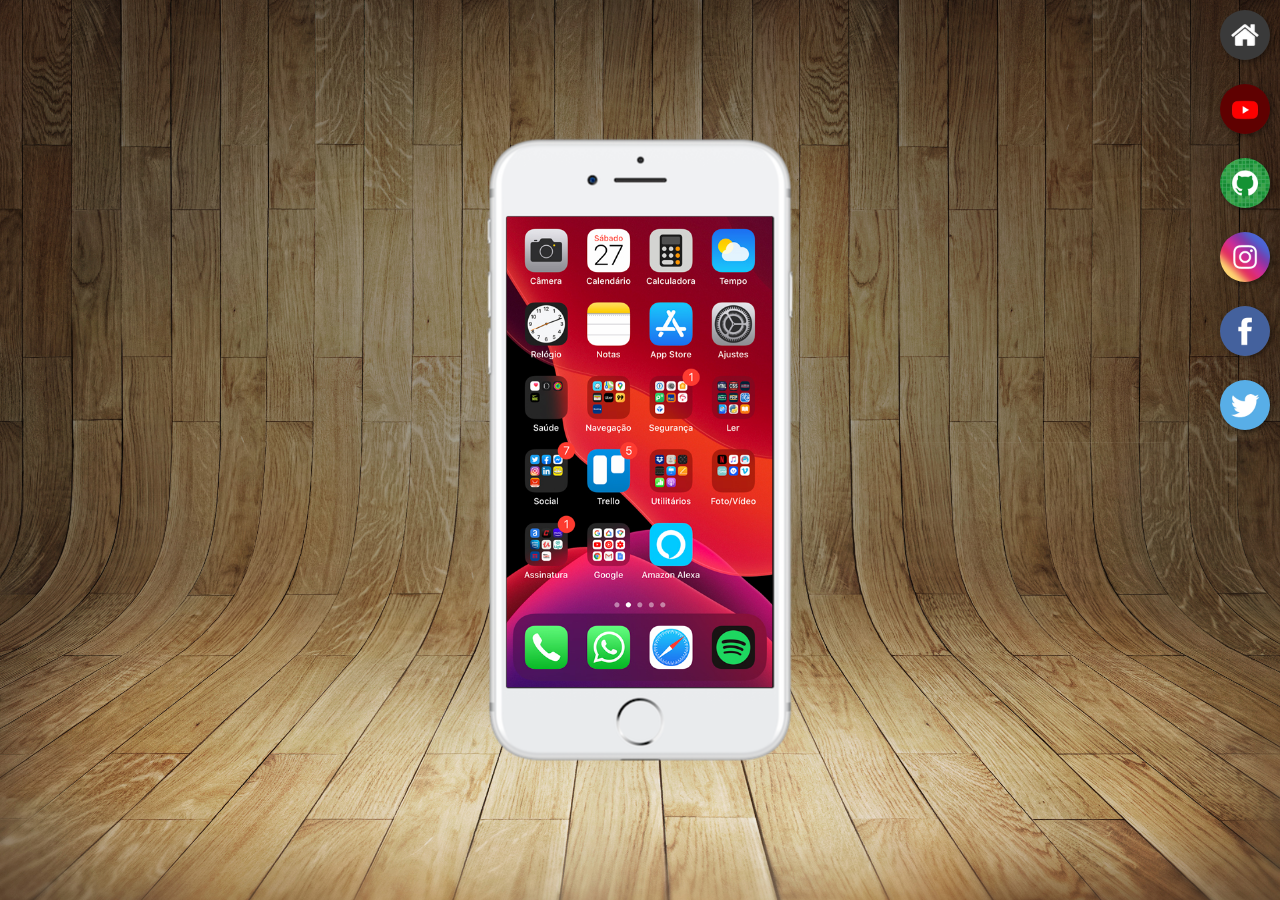
<file: index.html>
<!DOCTYPE html>
<html lang="en">
<head>
    <meta charset="UTF-8">
    <meta name="viewport" content="width=device-width, initial-scale=1.0">
    <title>Projeto Redes Sociais</title>
    <link rel="shortcut icon" href="favicon.ico" type="image/x-icon">
    <link rel="stylesheet" href="style/style.css">
</head>
<body>
    <main>
        <section id="phone">
            <iframe src="home.html" name="tela" id="tela" frameborder="0">
                Seu navegador nao e compativel com isso.
            </iframe>
        </section>

        <section id="social-medias">
            <a href="home.html" target="tela"><img src="imagens/logo-home.jpg" alt="Home"></a>
            <br>
            <a href="youtube.html" target="tela"><img src="imagens/logo-youtube.jpg" alt="Youtube"></a>
            <br>
            <a href="github.html" target="tela"><img src="imagens/logo-github.jpg" alt="GitHub"></a>
            <br>
            <a href="Instagram.html" target="tela"><img src="imagens/logo-instagram.jpg" alt="Instagran"></a>
            <br>
            <a href="facebook.html" target="tela"><img src="imagens/logo-facebook.jpg" alt="logo-facebook"></a>
            <br>
            <a href="twitter.html" target="tela"><img src="imagens/logo-twitter.jpg" alt="X"></a> 
        </section>
    </main>
    
</body>
</html>
</file>
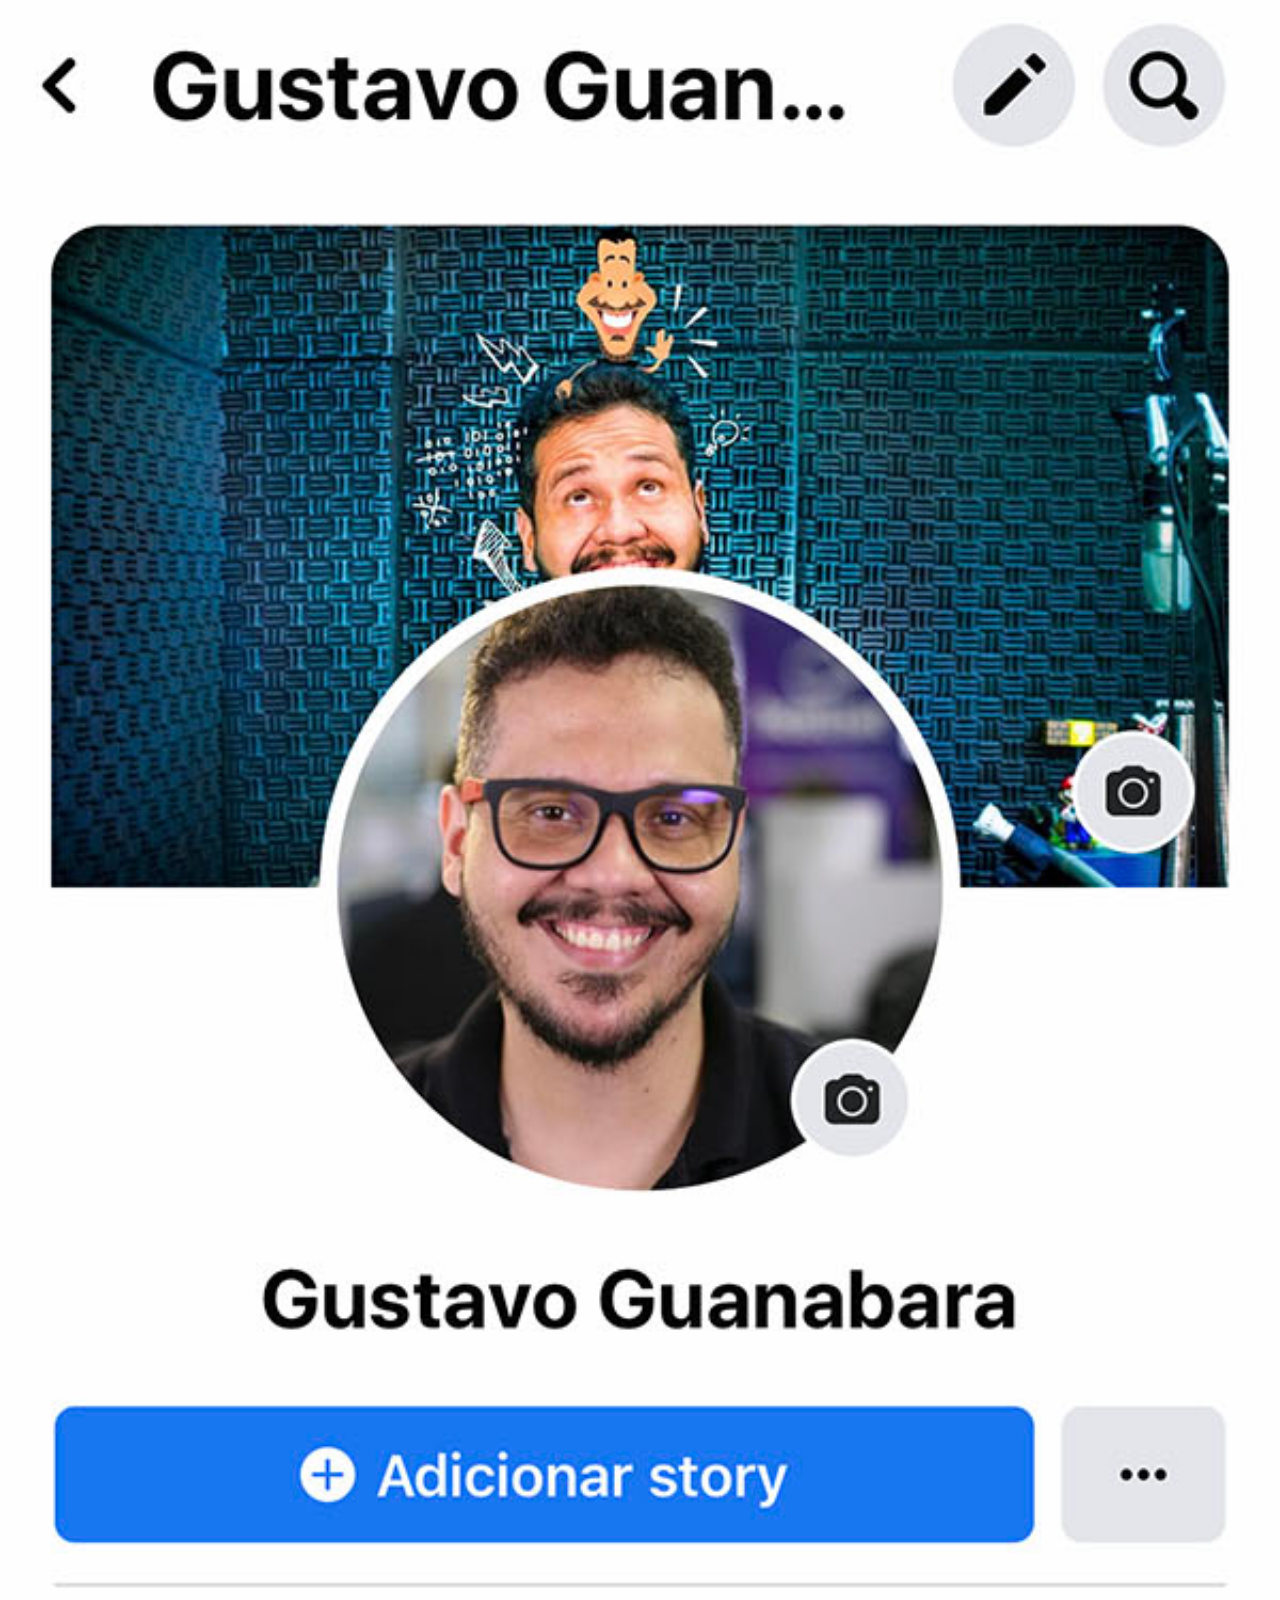
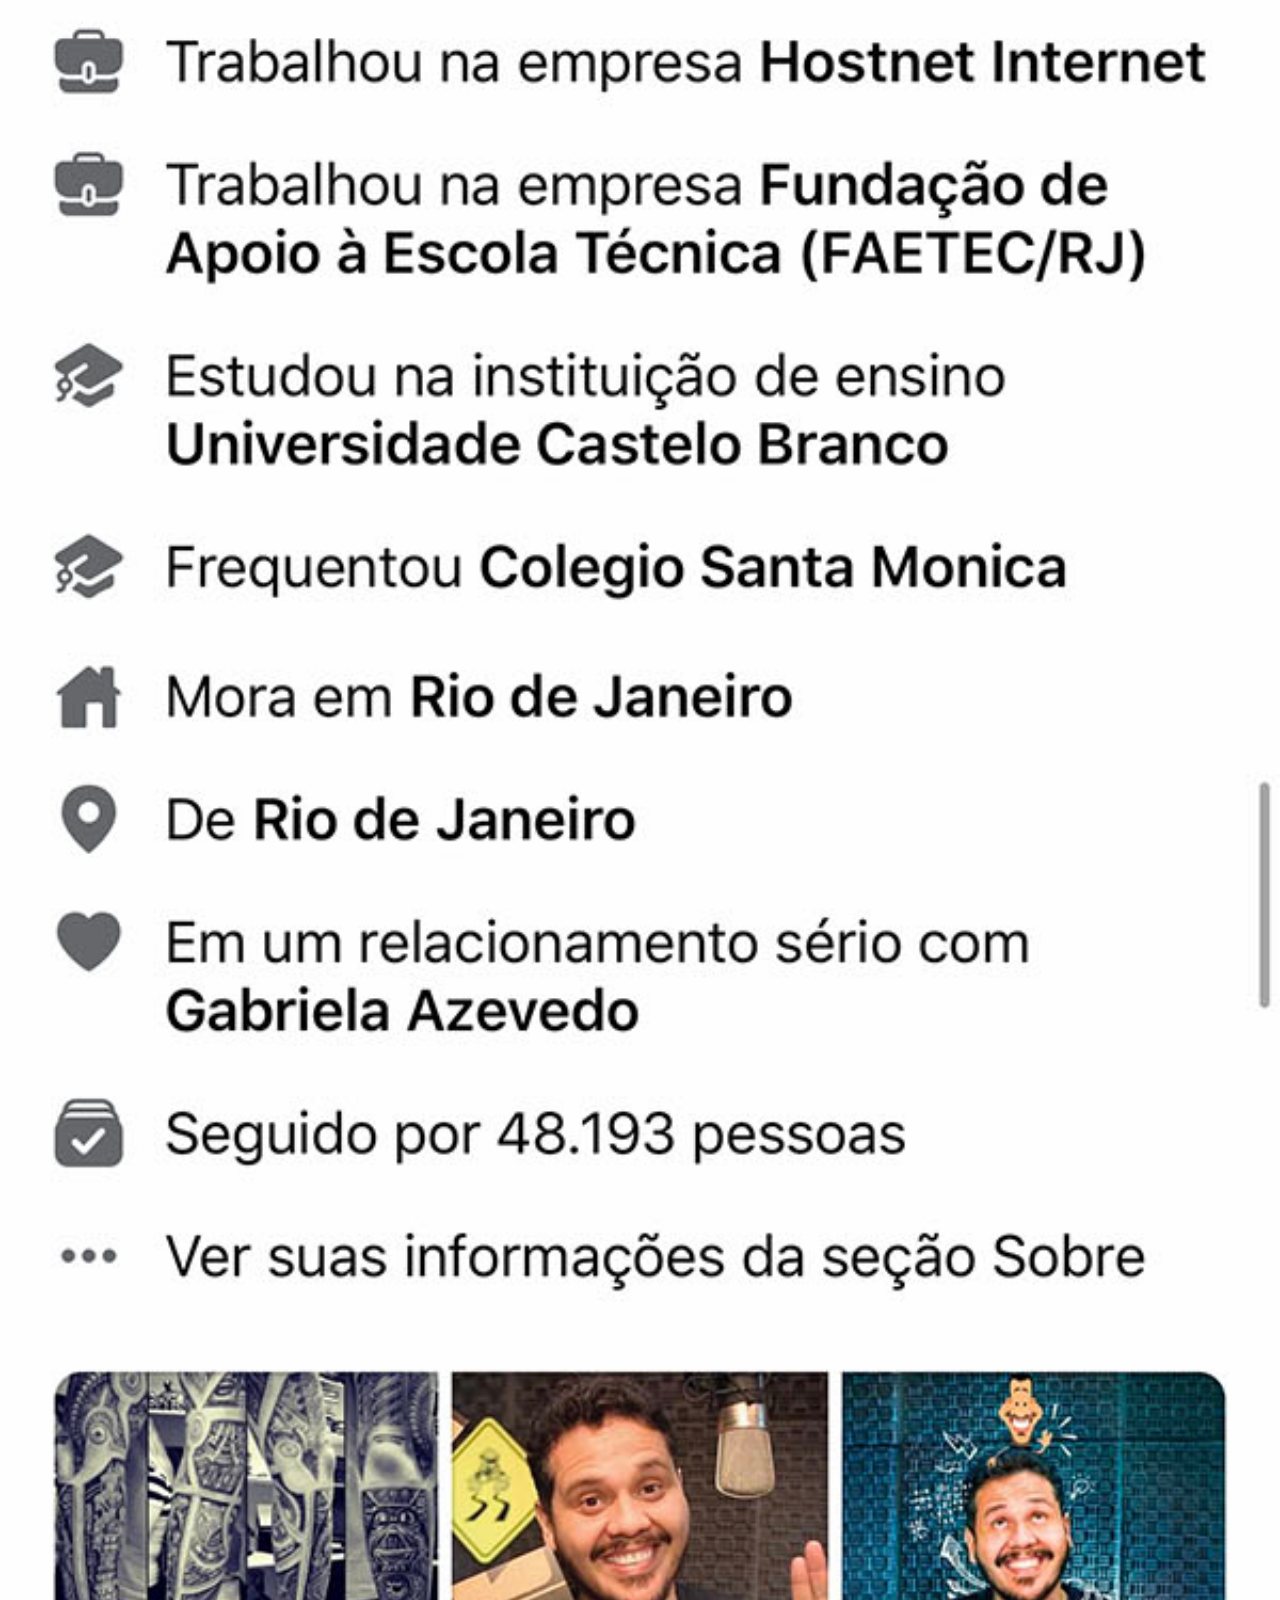
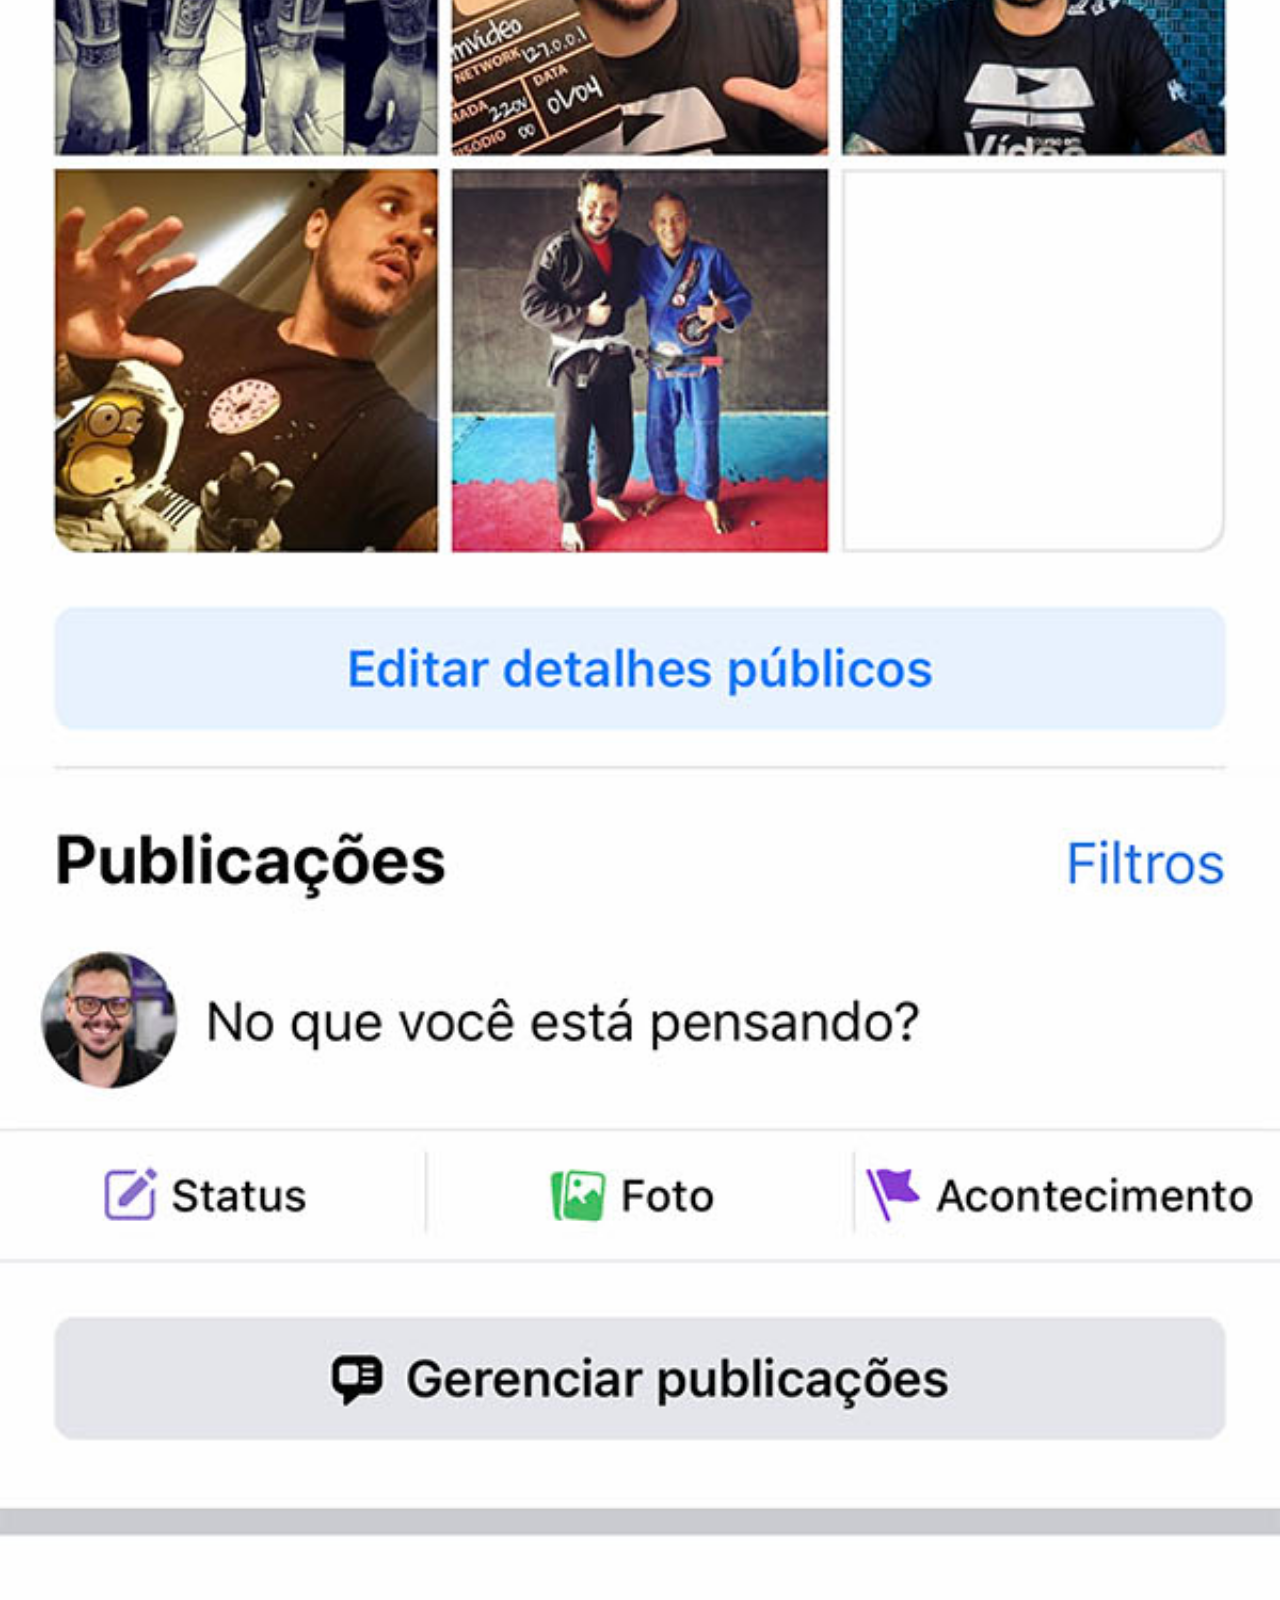
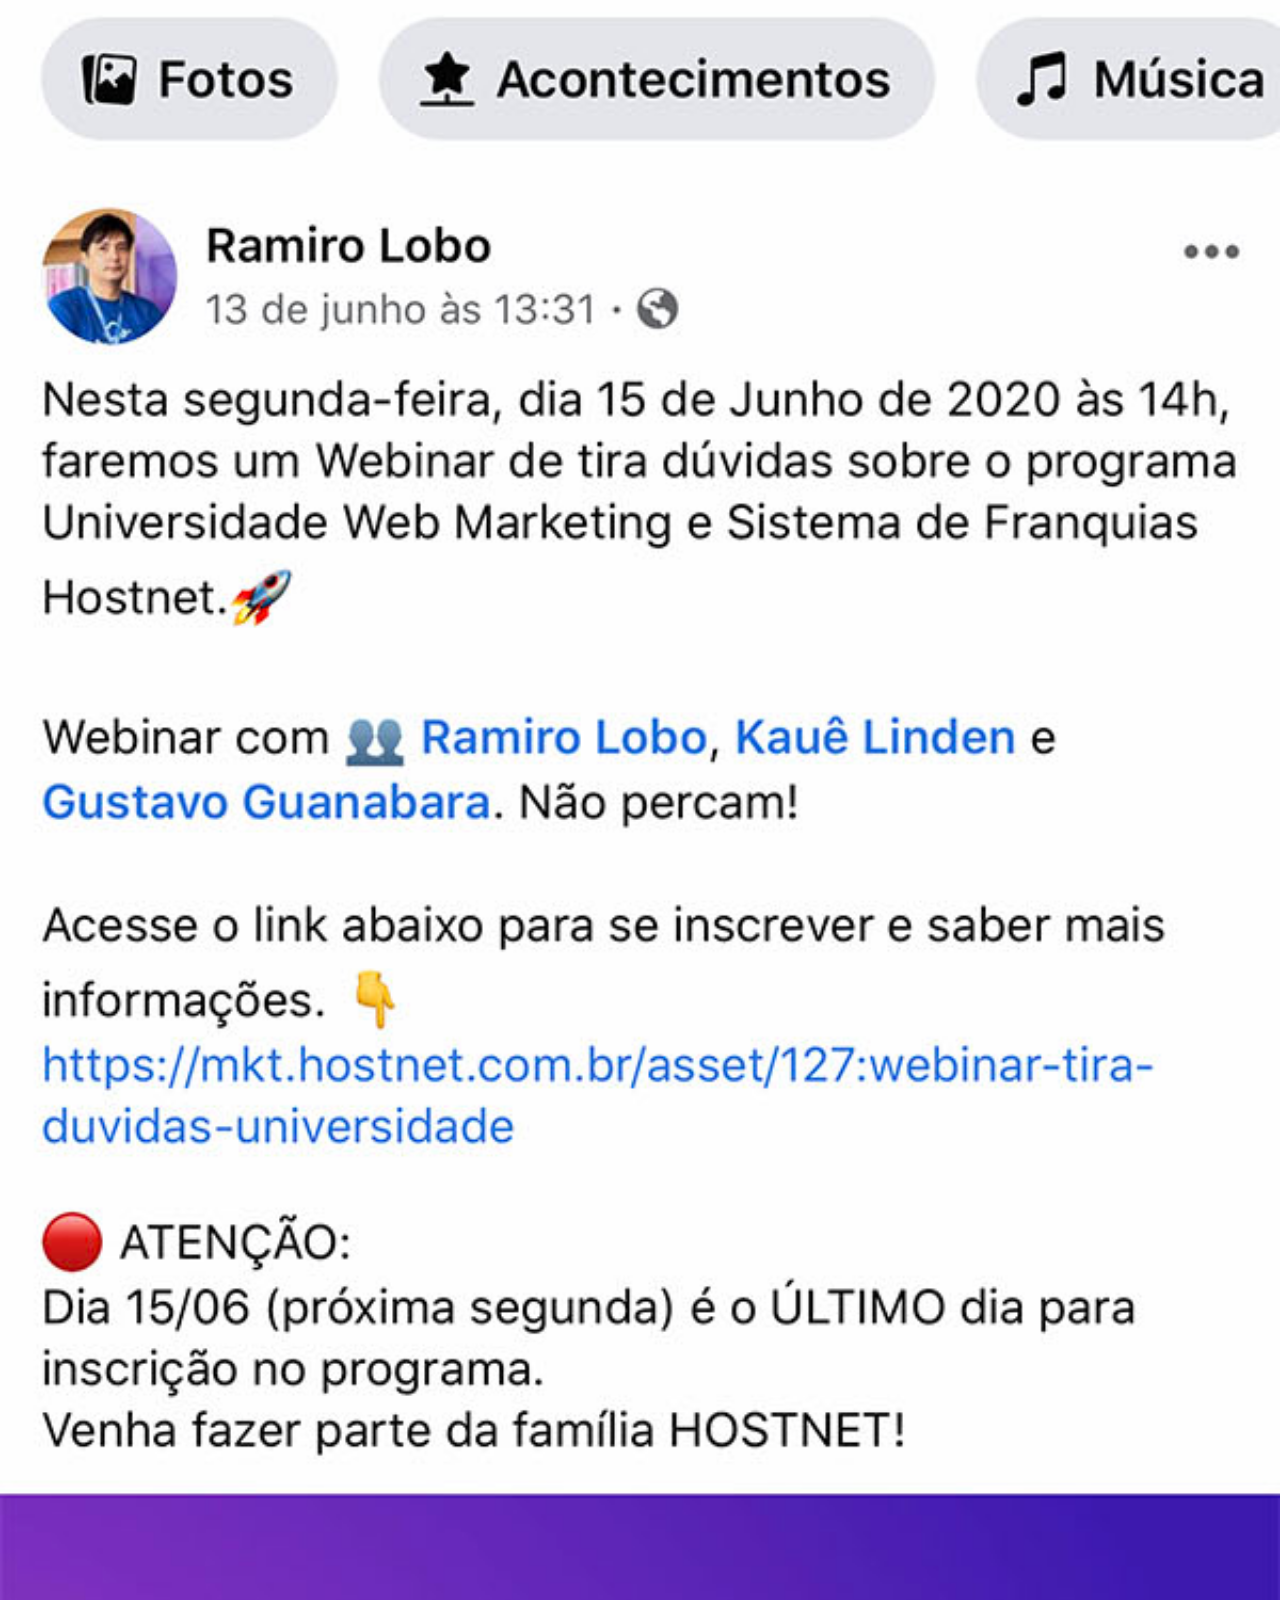
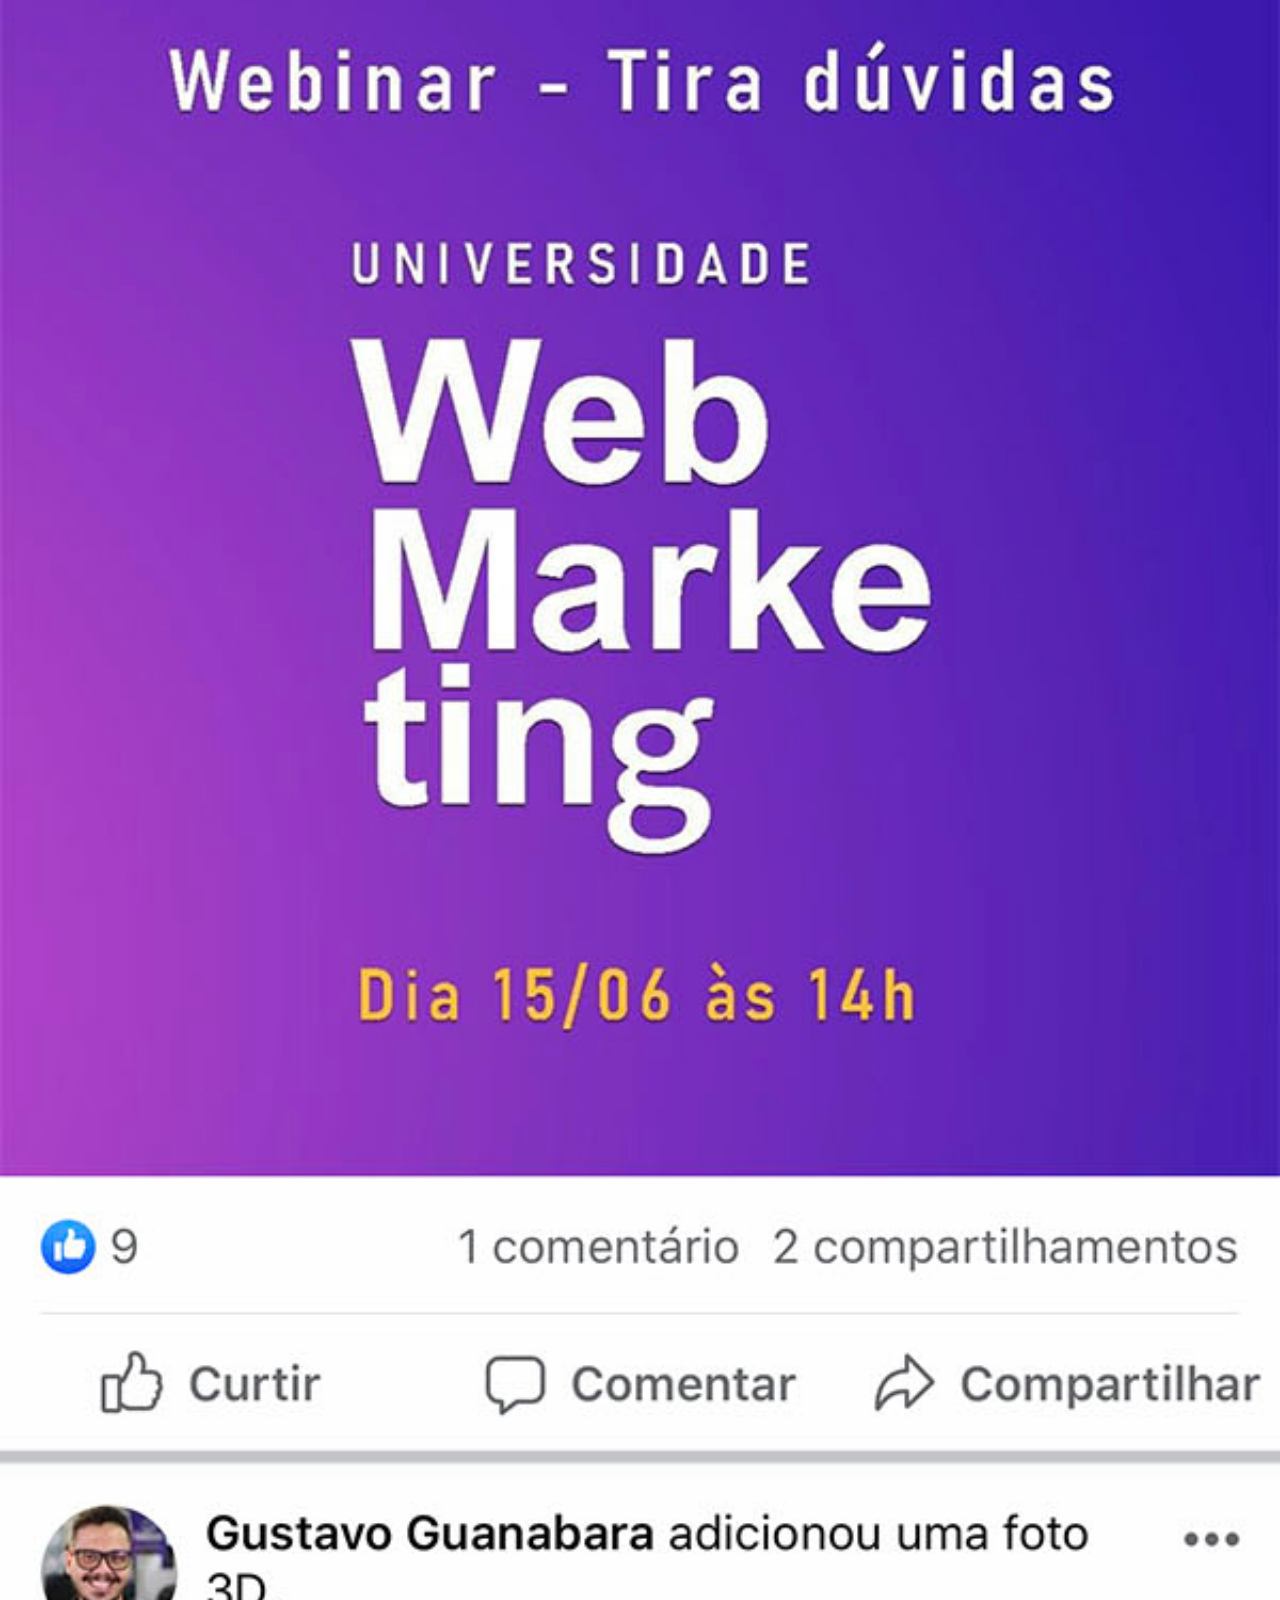
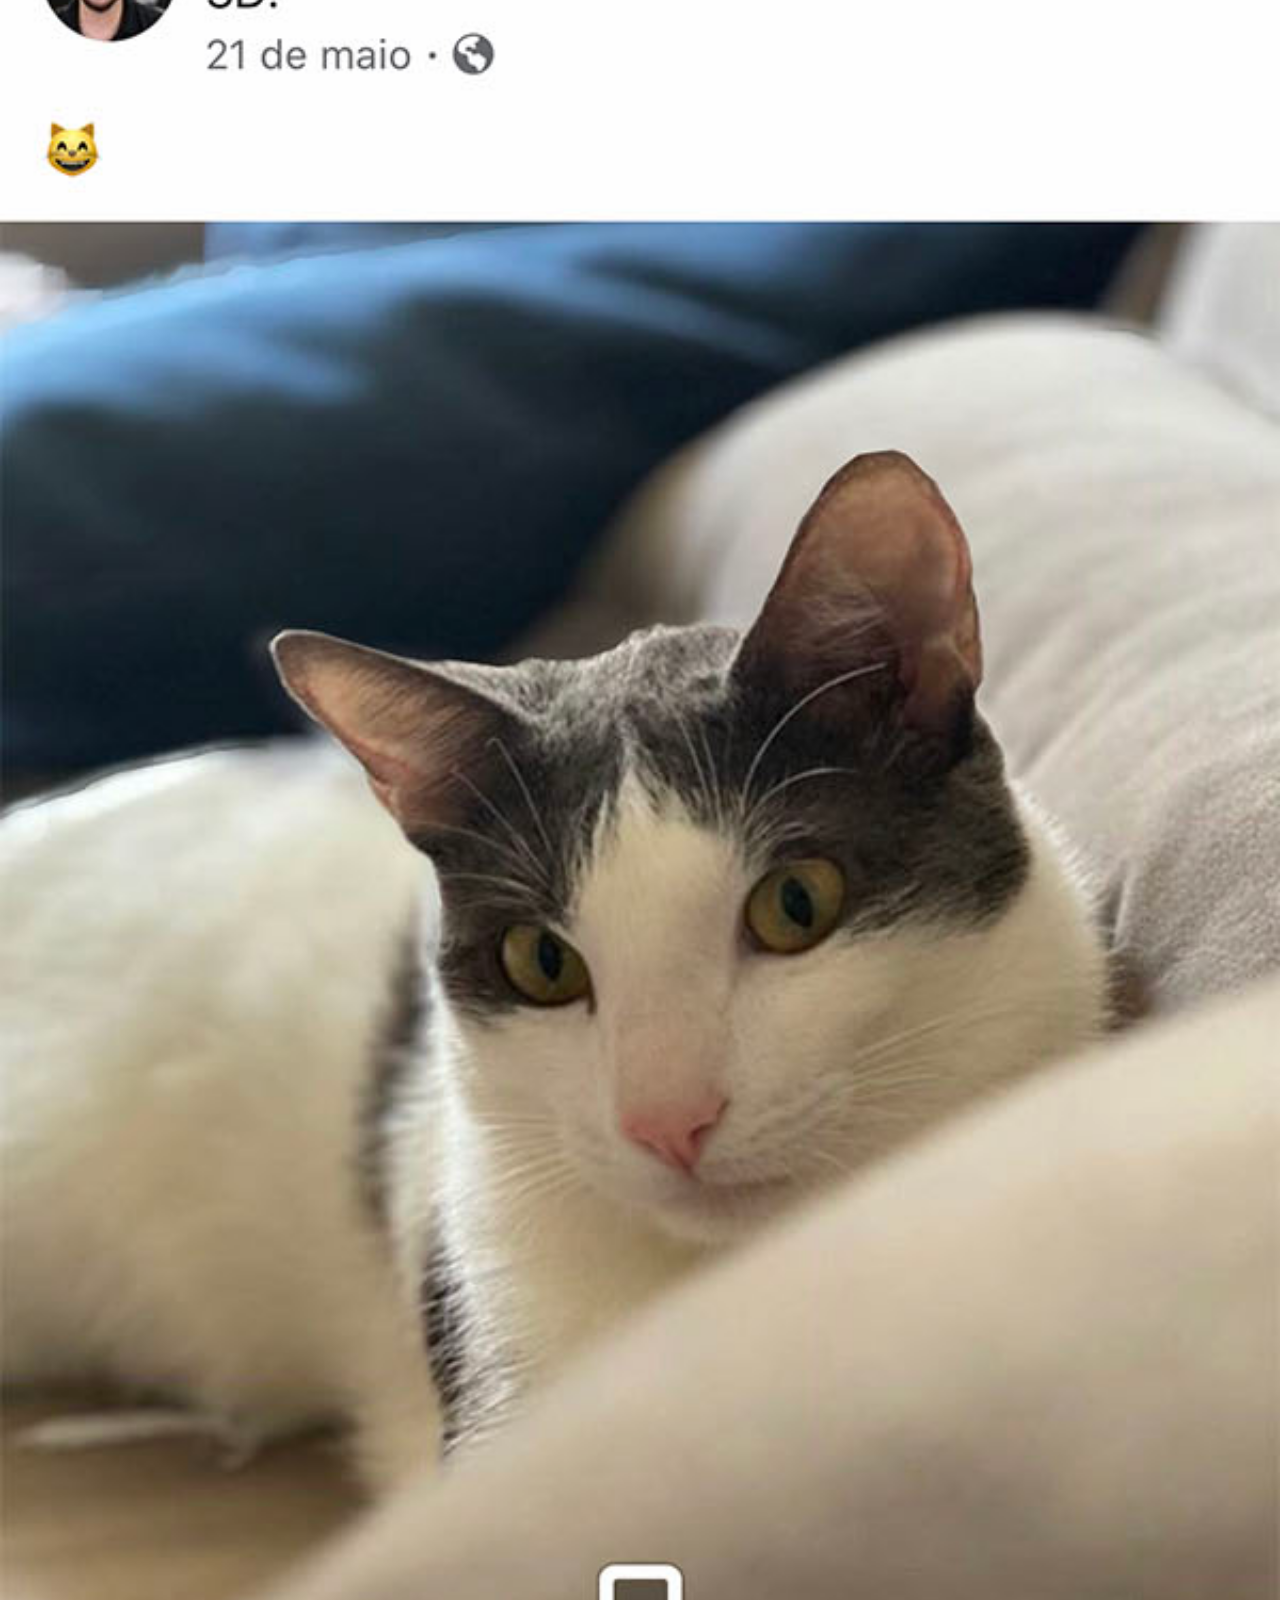
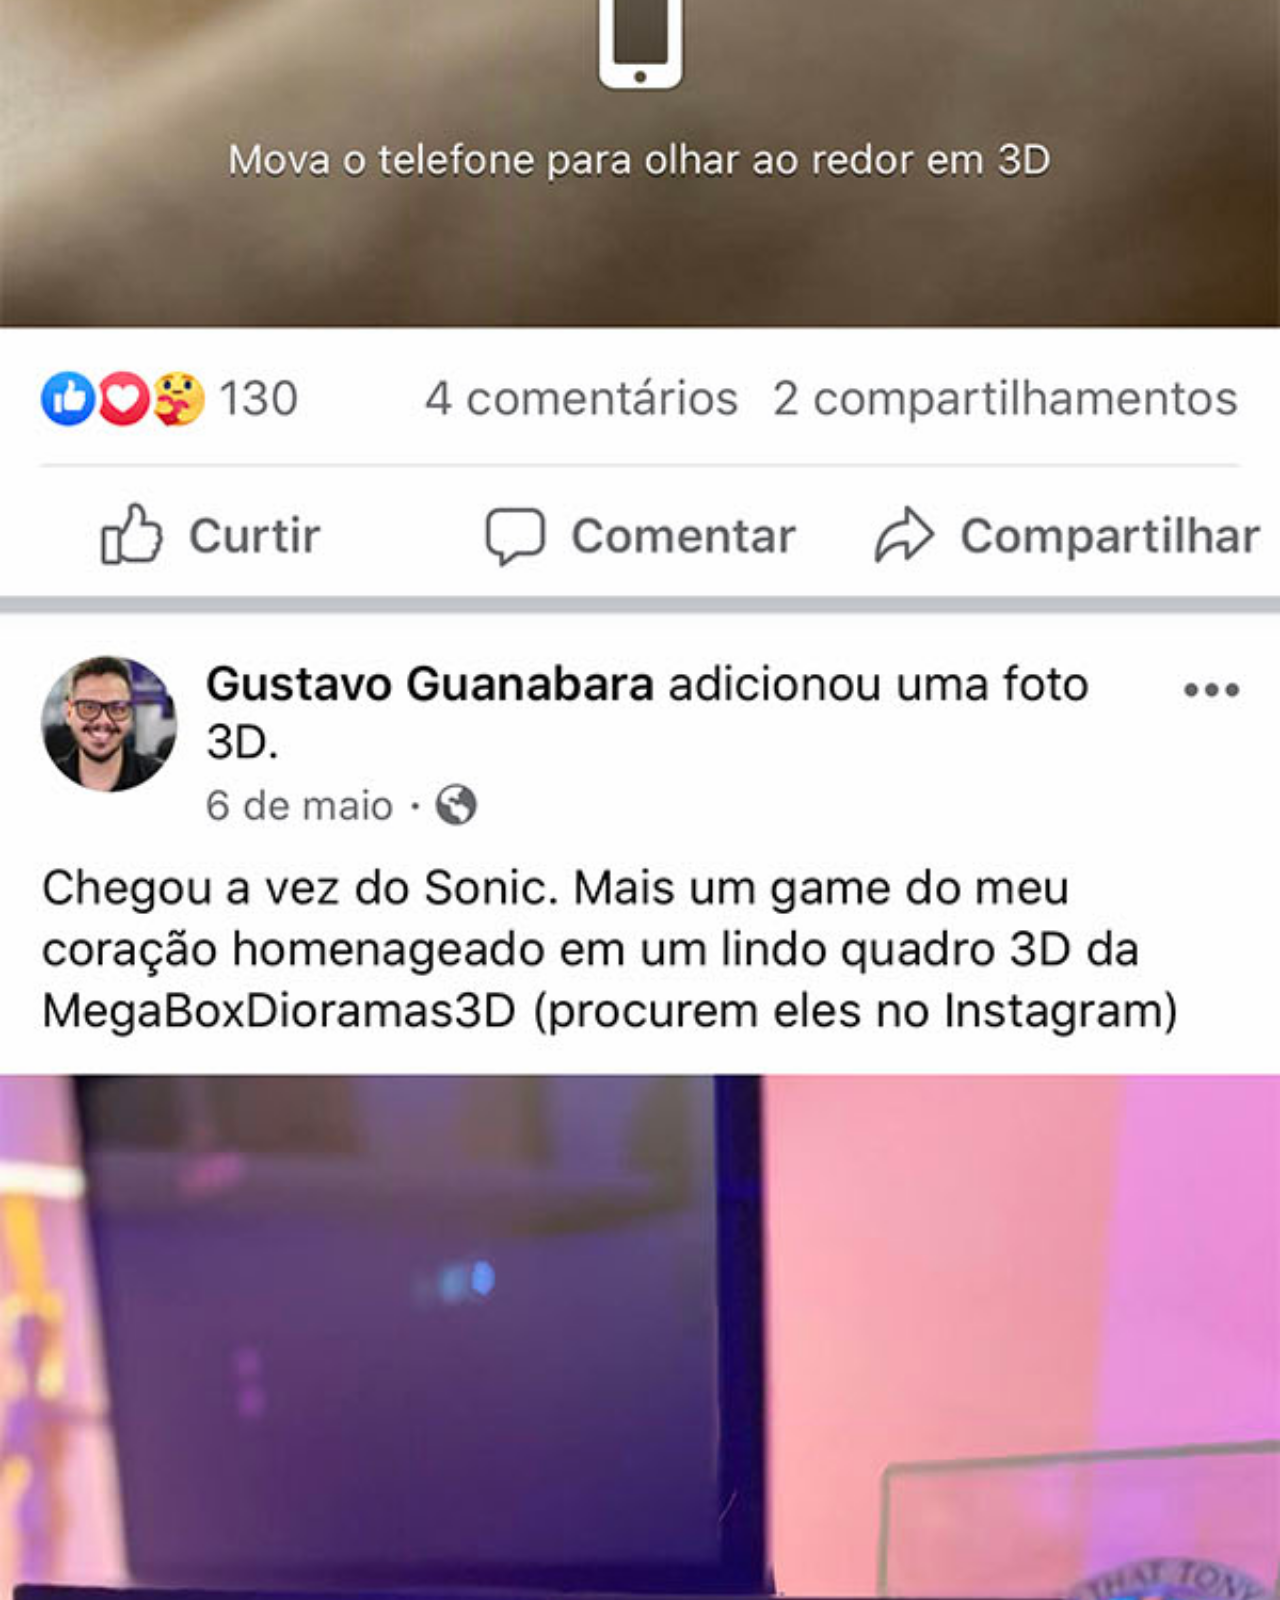
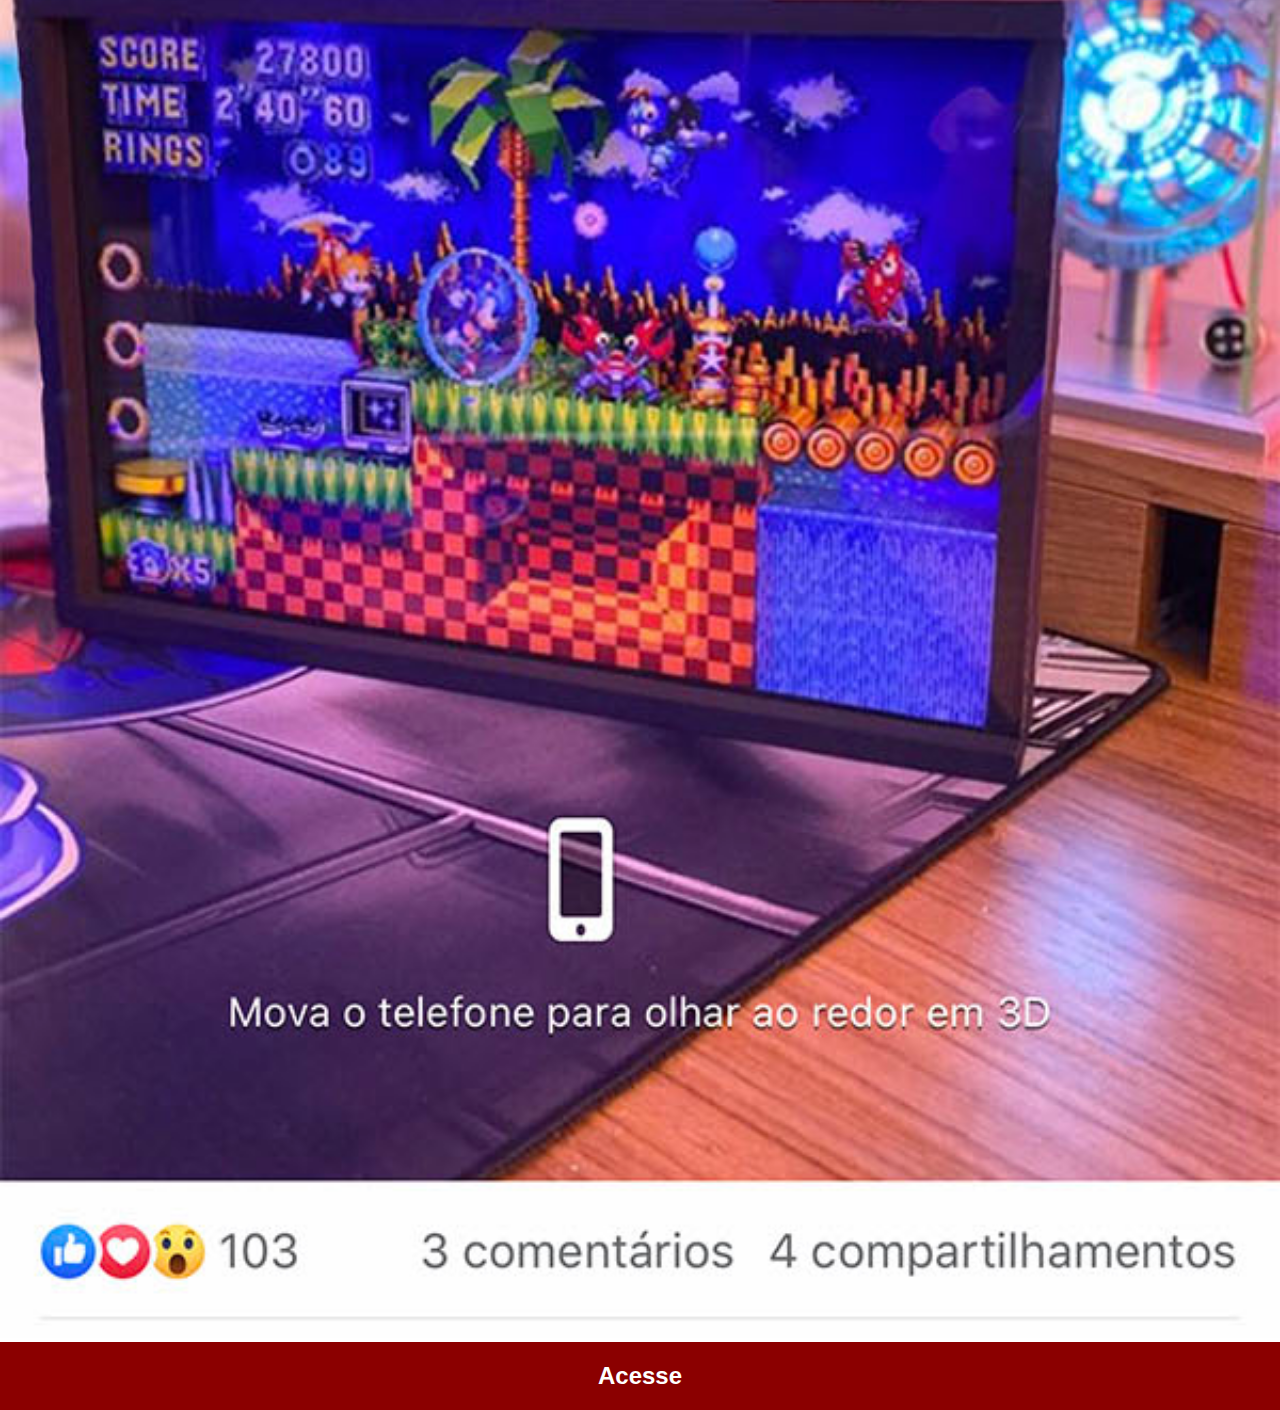
<file: facebook.html>
<!DOCTYPE html>
<html lang="en">
<head>
    <meta charset="UTF-8">
    <meta name="viewport" content="width=device-width, initial-scale=1.0">
    <title>Facebook</title>
    <link rel="stylesheet" href="style/social.css">
</head>
<body>
    <img src="imagens/tela-facebook.jpg" alt="Facebook">
    <a href="#">Acesse</a>
    
</body>
</html>
</file>
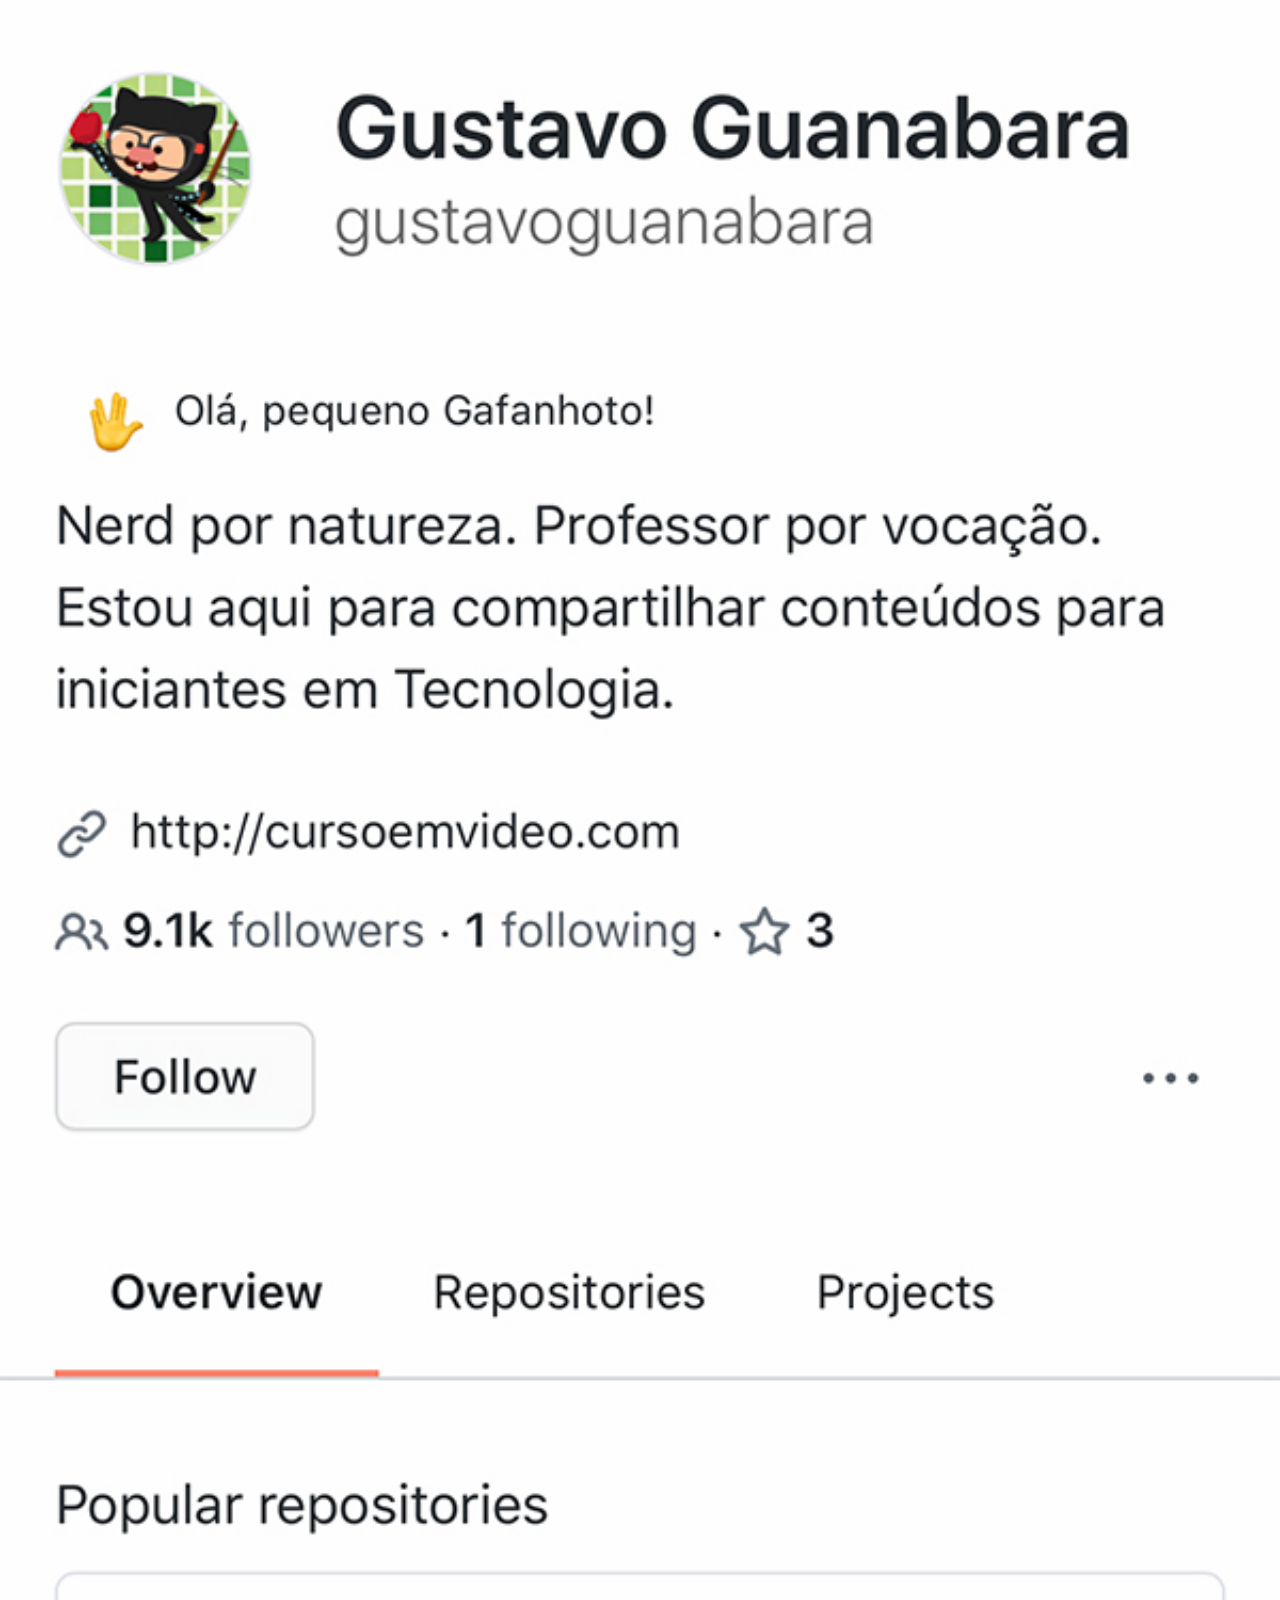
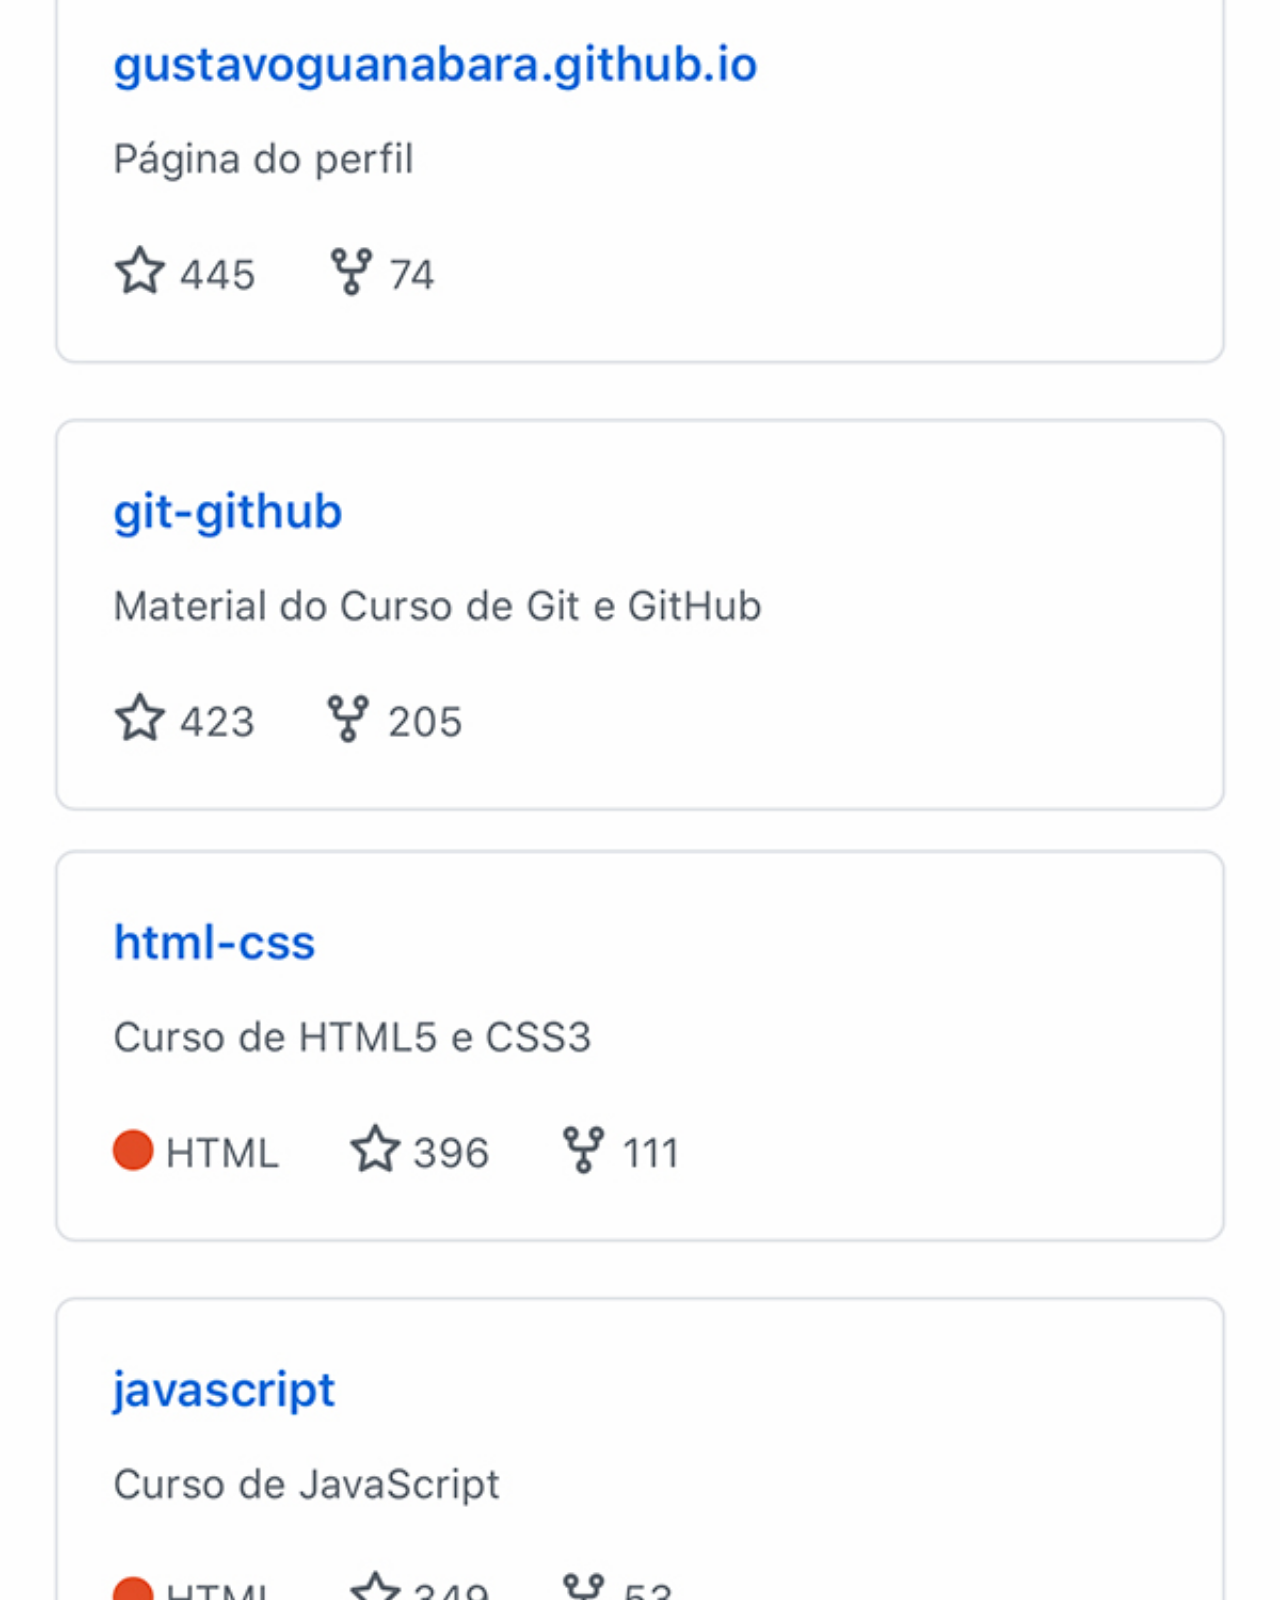
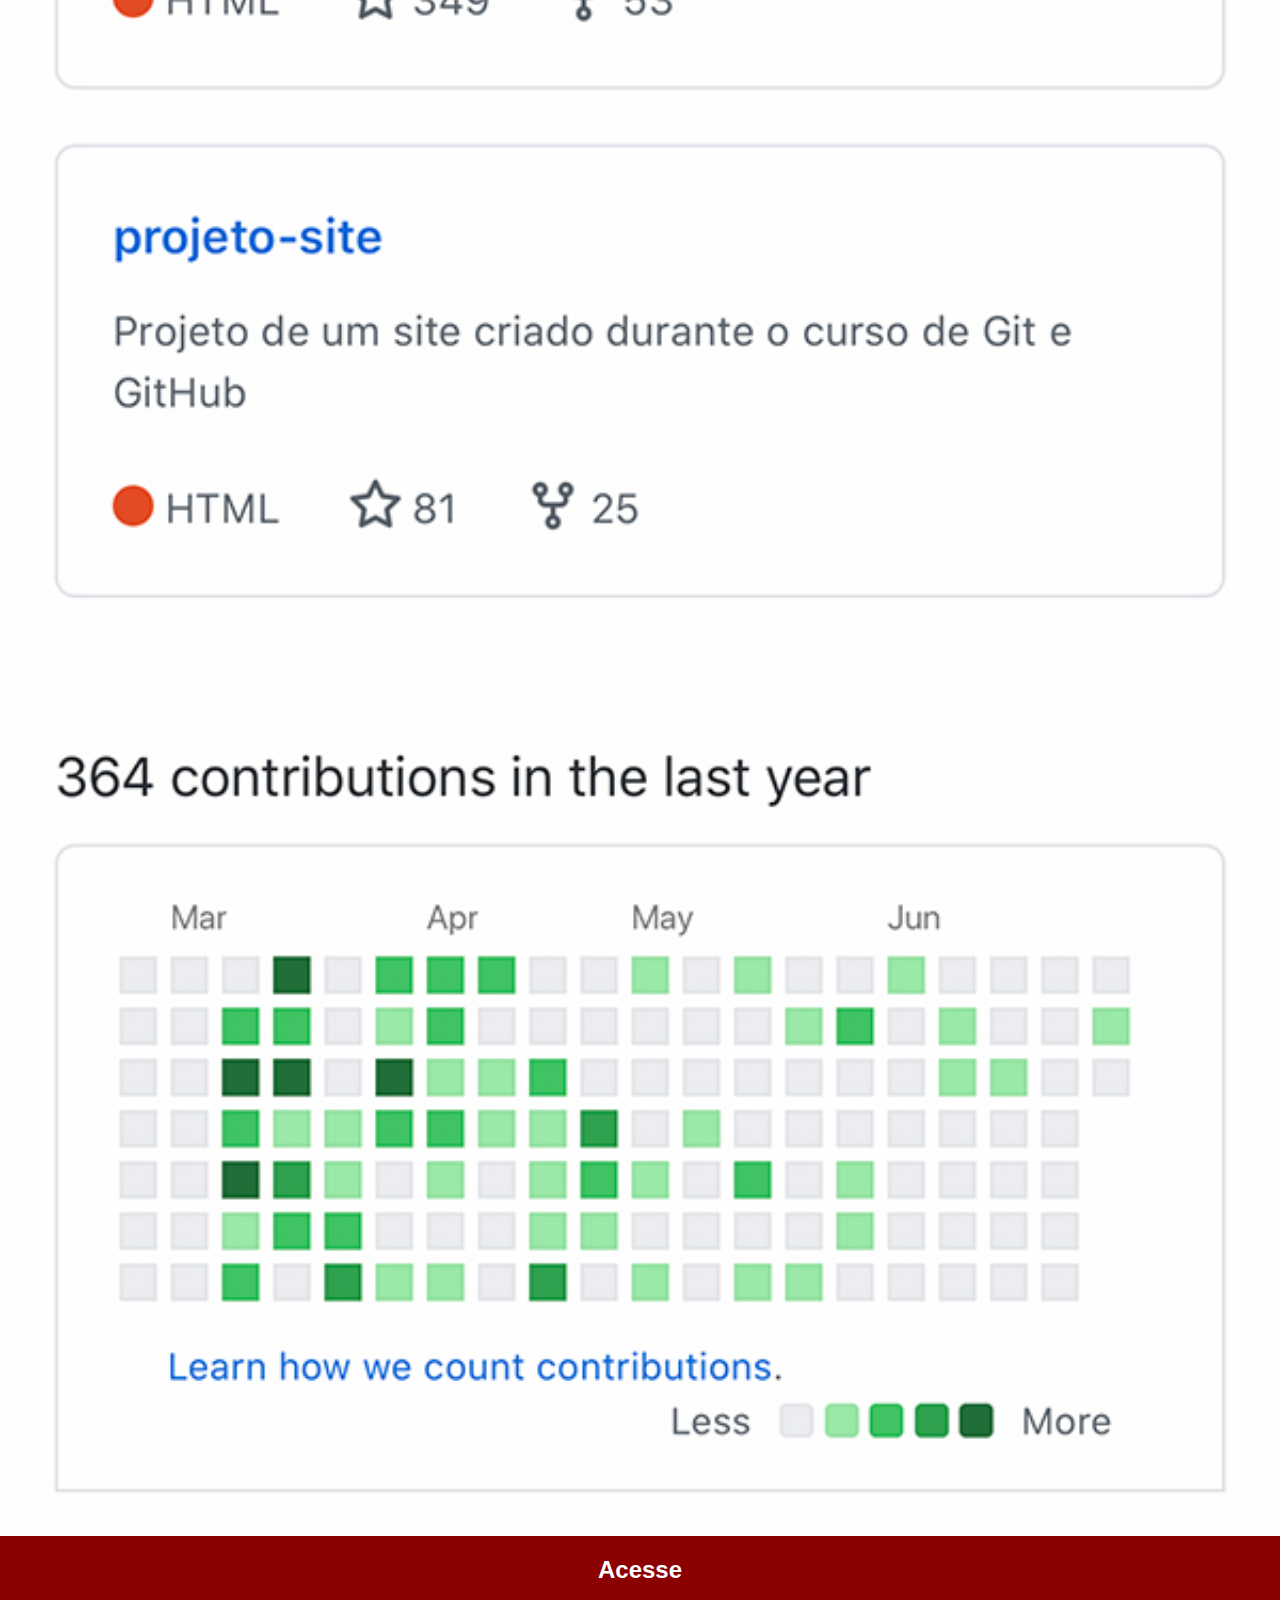
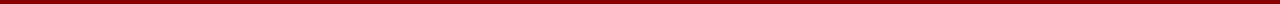
<file: github.html>
<!DOCTYPE html>
<html lang="en">
<head>
    <meta charset="UTF-8">
    <meta name="viewport" content="width=device-width, initial-scale=1.0">
    <title>GitHub</title>
    <link rel="stylesheet" href="style/social.css">
</head>
<body>
    <img src="imagens/tela-github.jpg" alt="GitHub">
    <a href="https://github.com/joaomachadobr" target="_blank">Acesse</a>
    
</body>
</html>
</file>
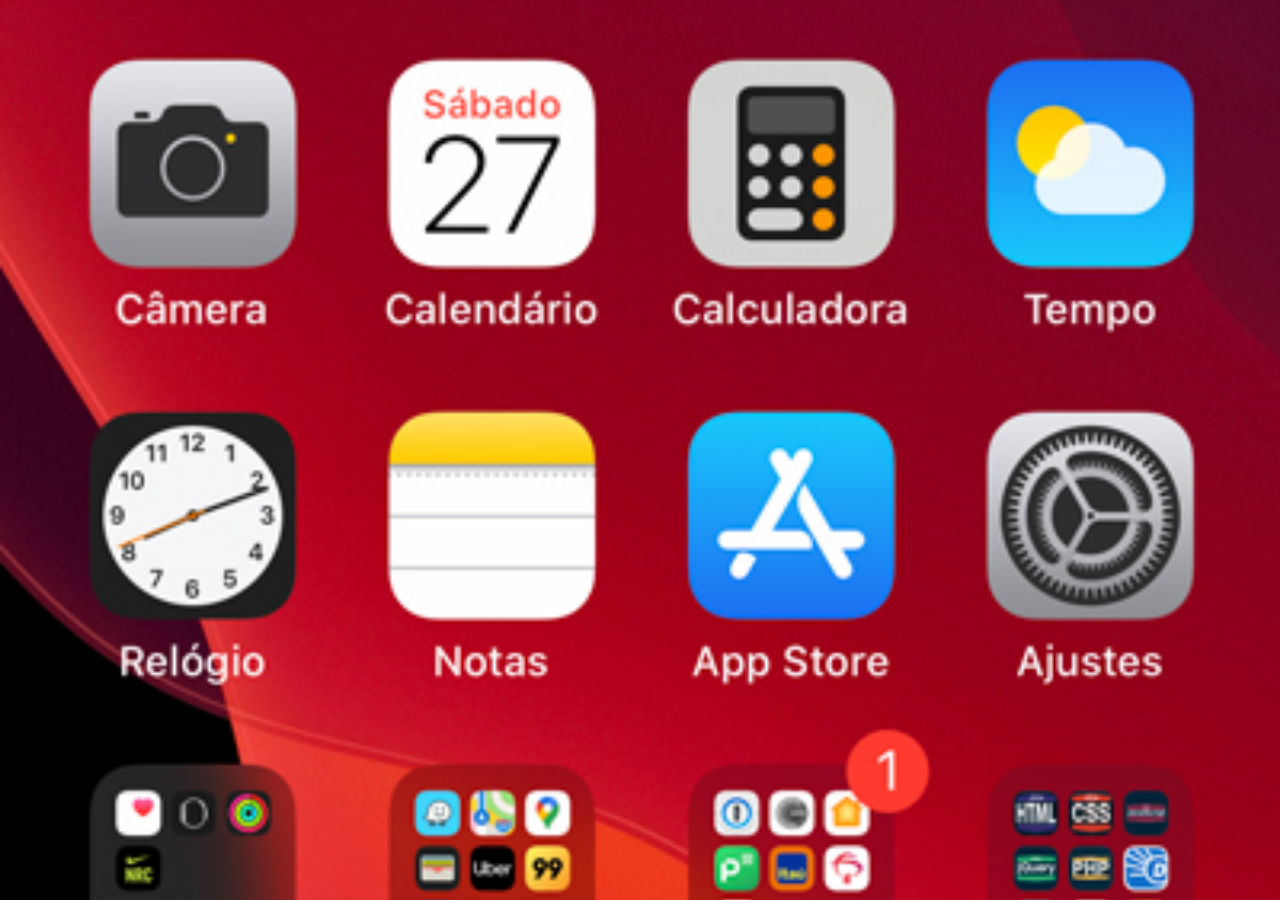
<file: home.html>
<!DOCTYPE html>
<html lang="en">
<head>
    <meta charset="UTF-8">
    <meta name="viewport" content="width=device-width, initial-scale=1.0">
    <title>Home</title>
</head>
<style>
    * {
        margin: 0px;
        padding: 0px;
    }

    body {
        width: 100vw;
        height: 100vh;
        background: black url('imagens/tela-home.jpg') no-repeat top center;
        background-size: cover;
    }
</style>
<body>
    
</body>
</html>
</file>
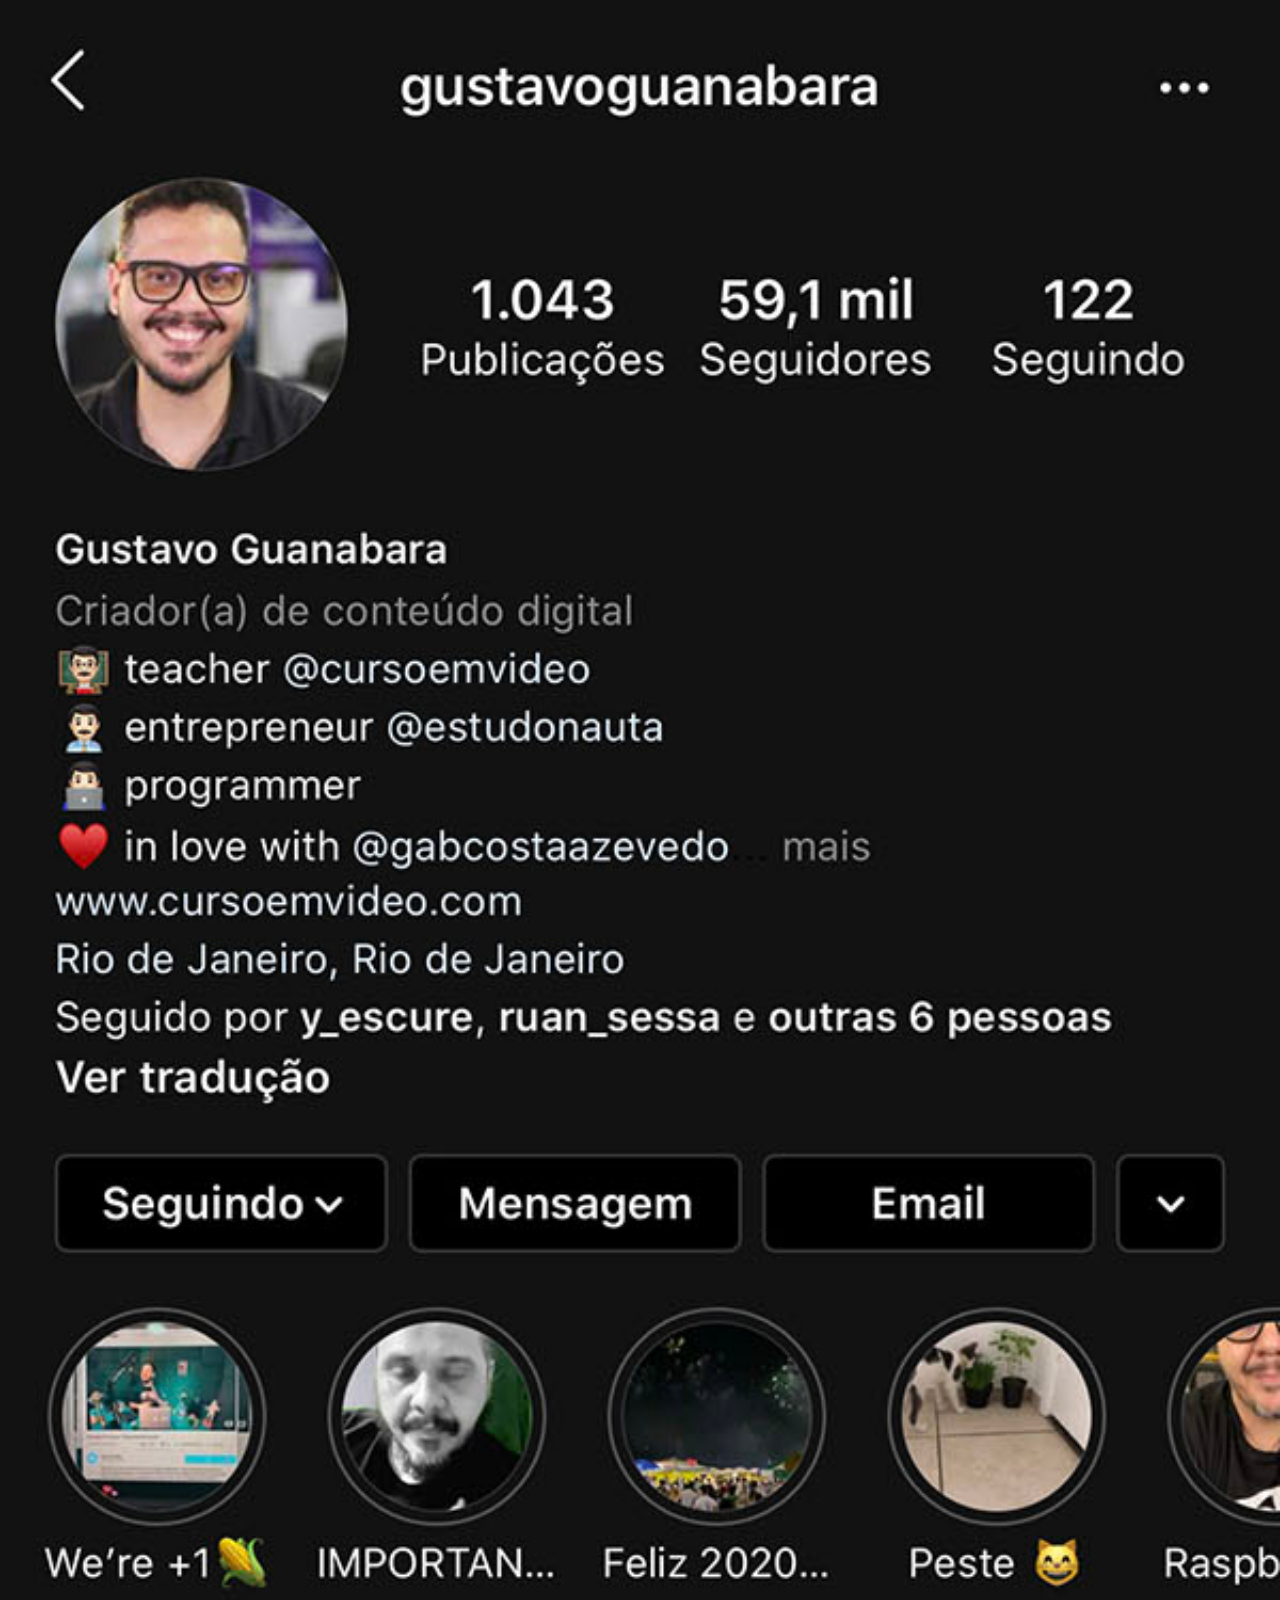
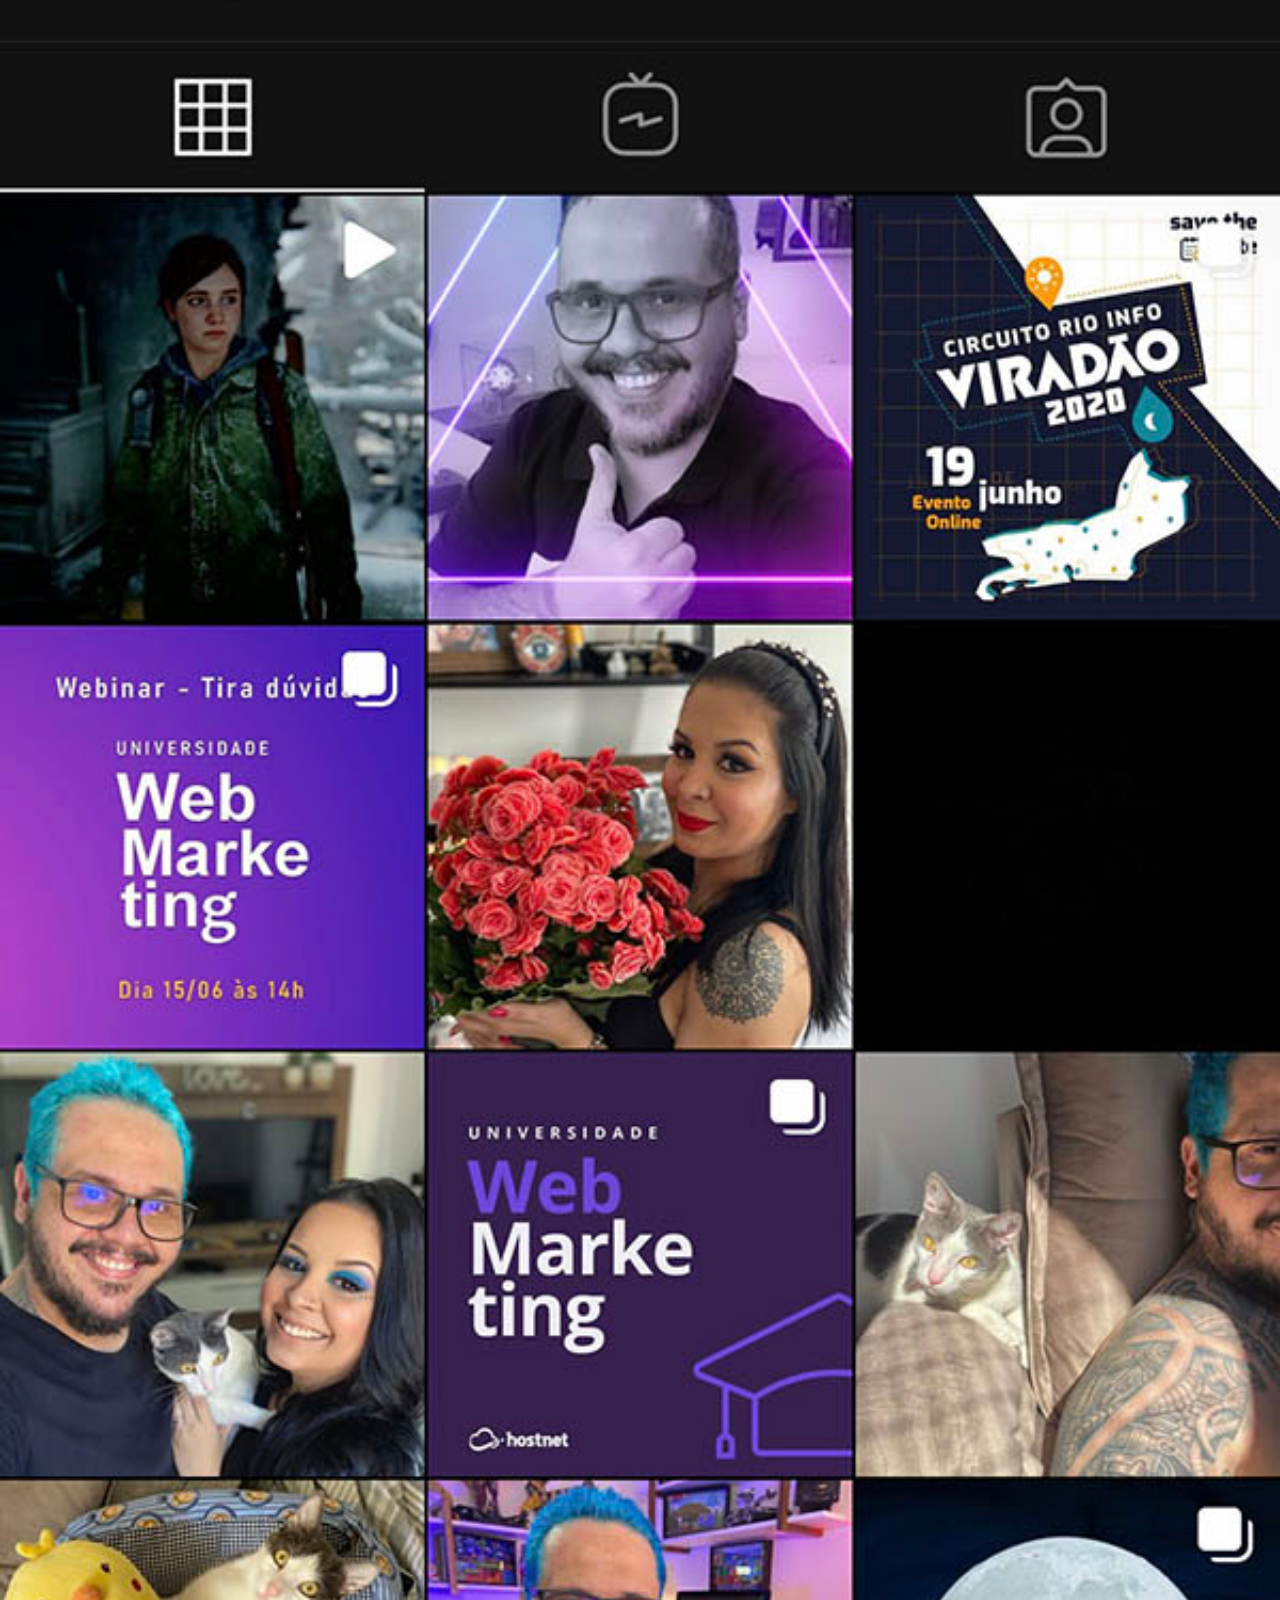
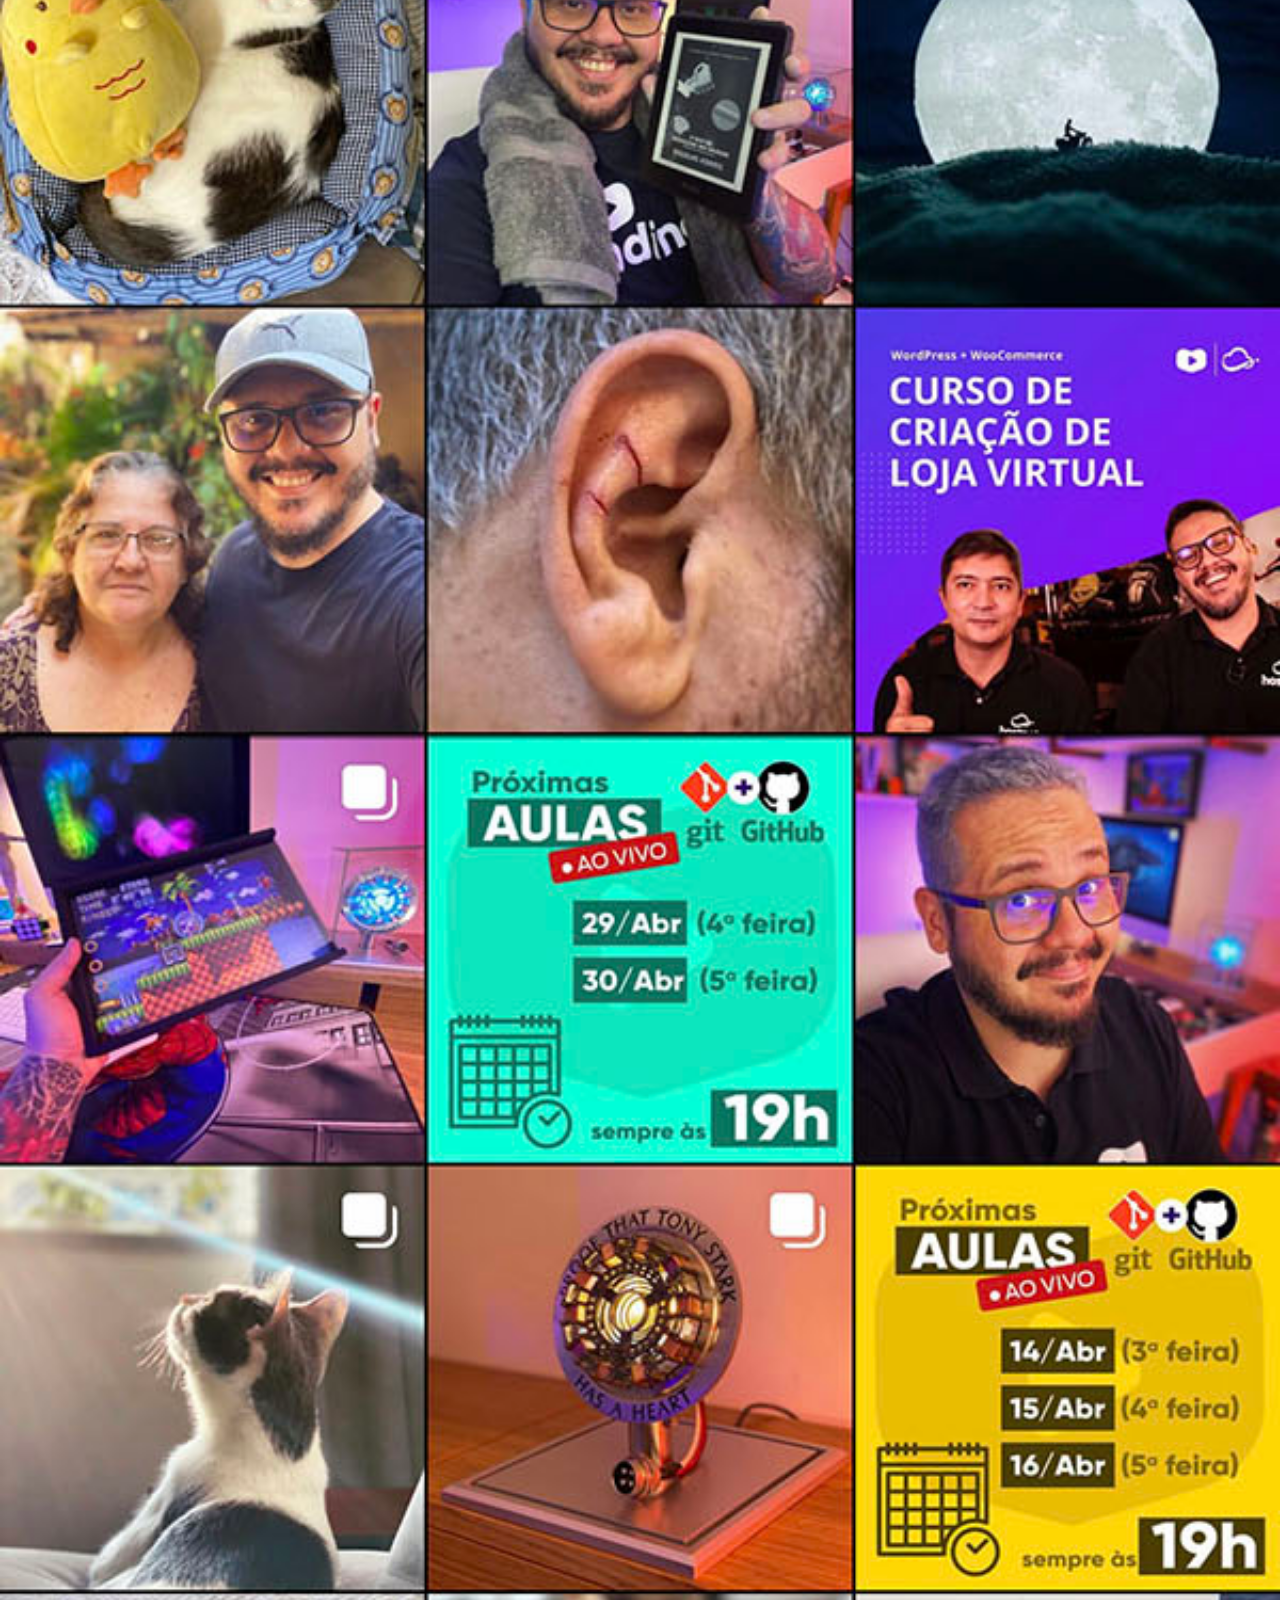
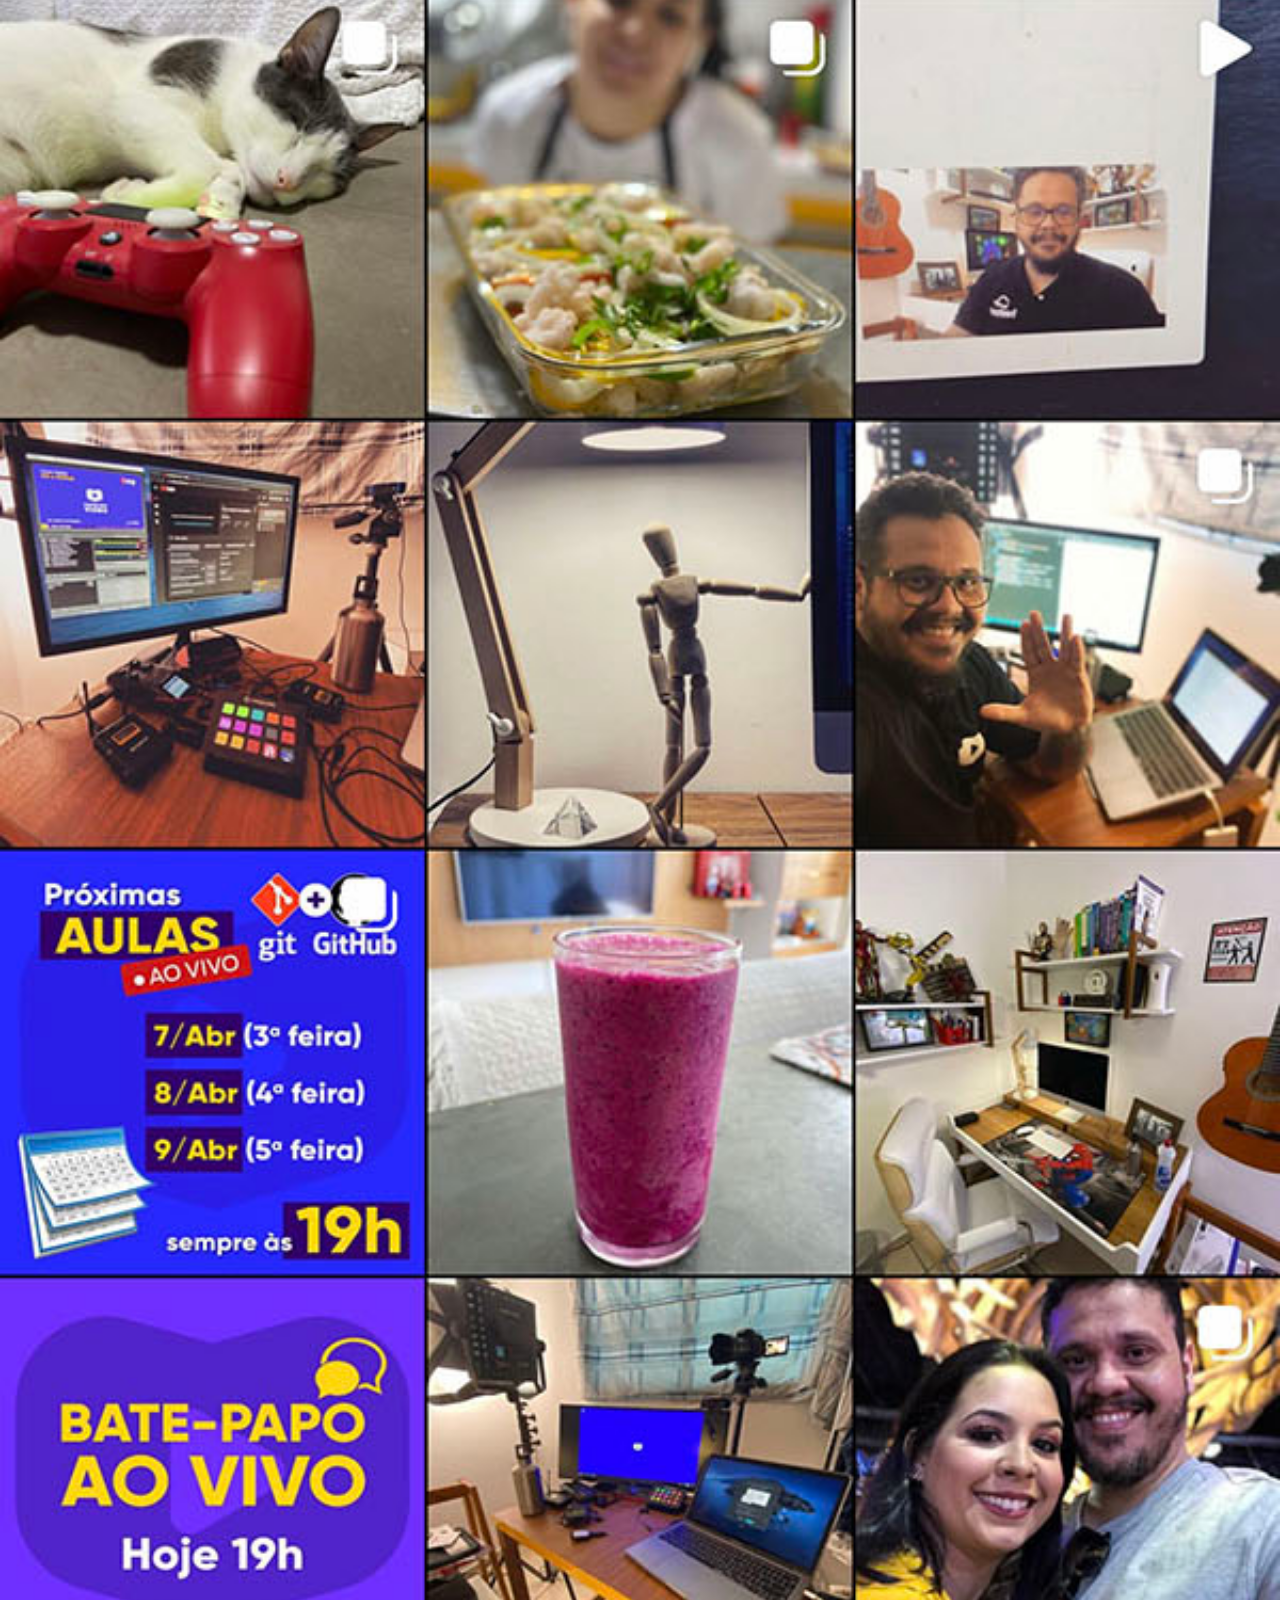
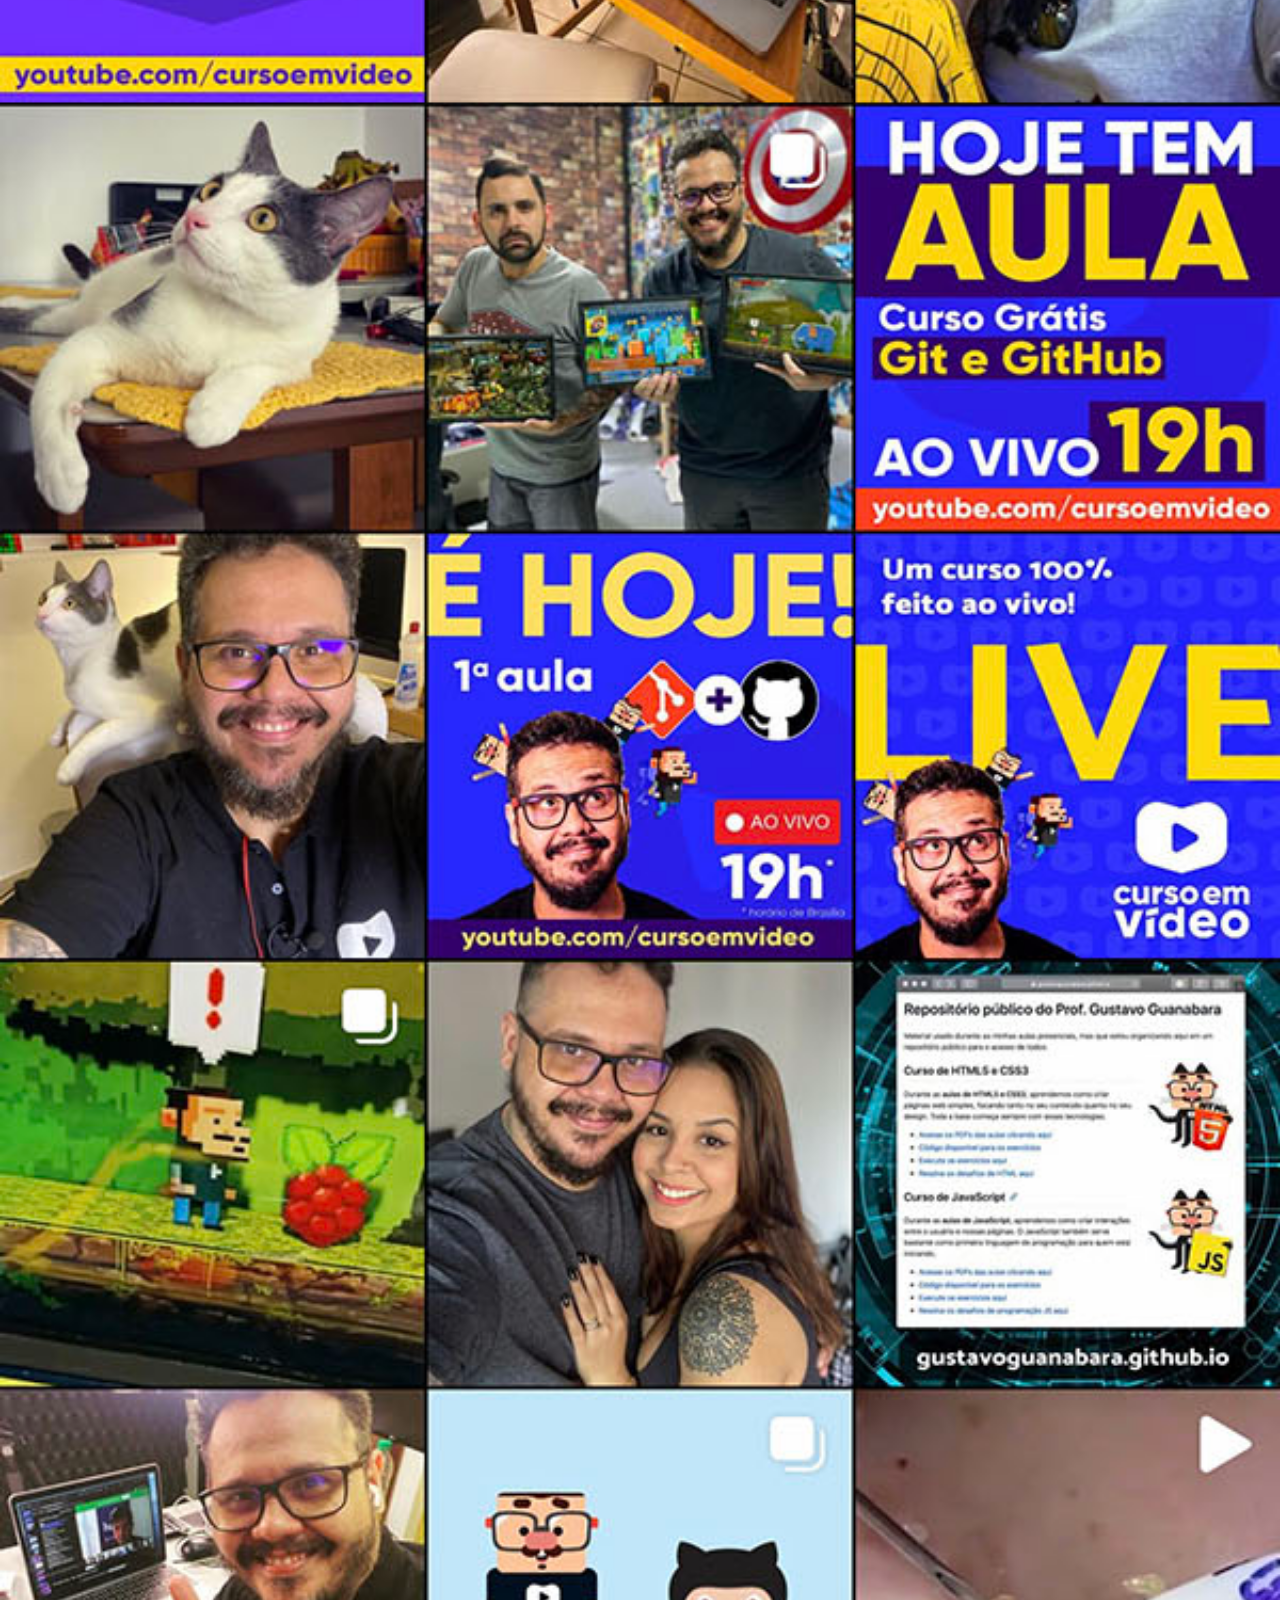
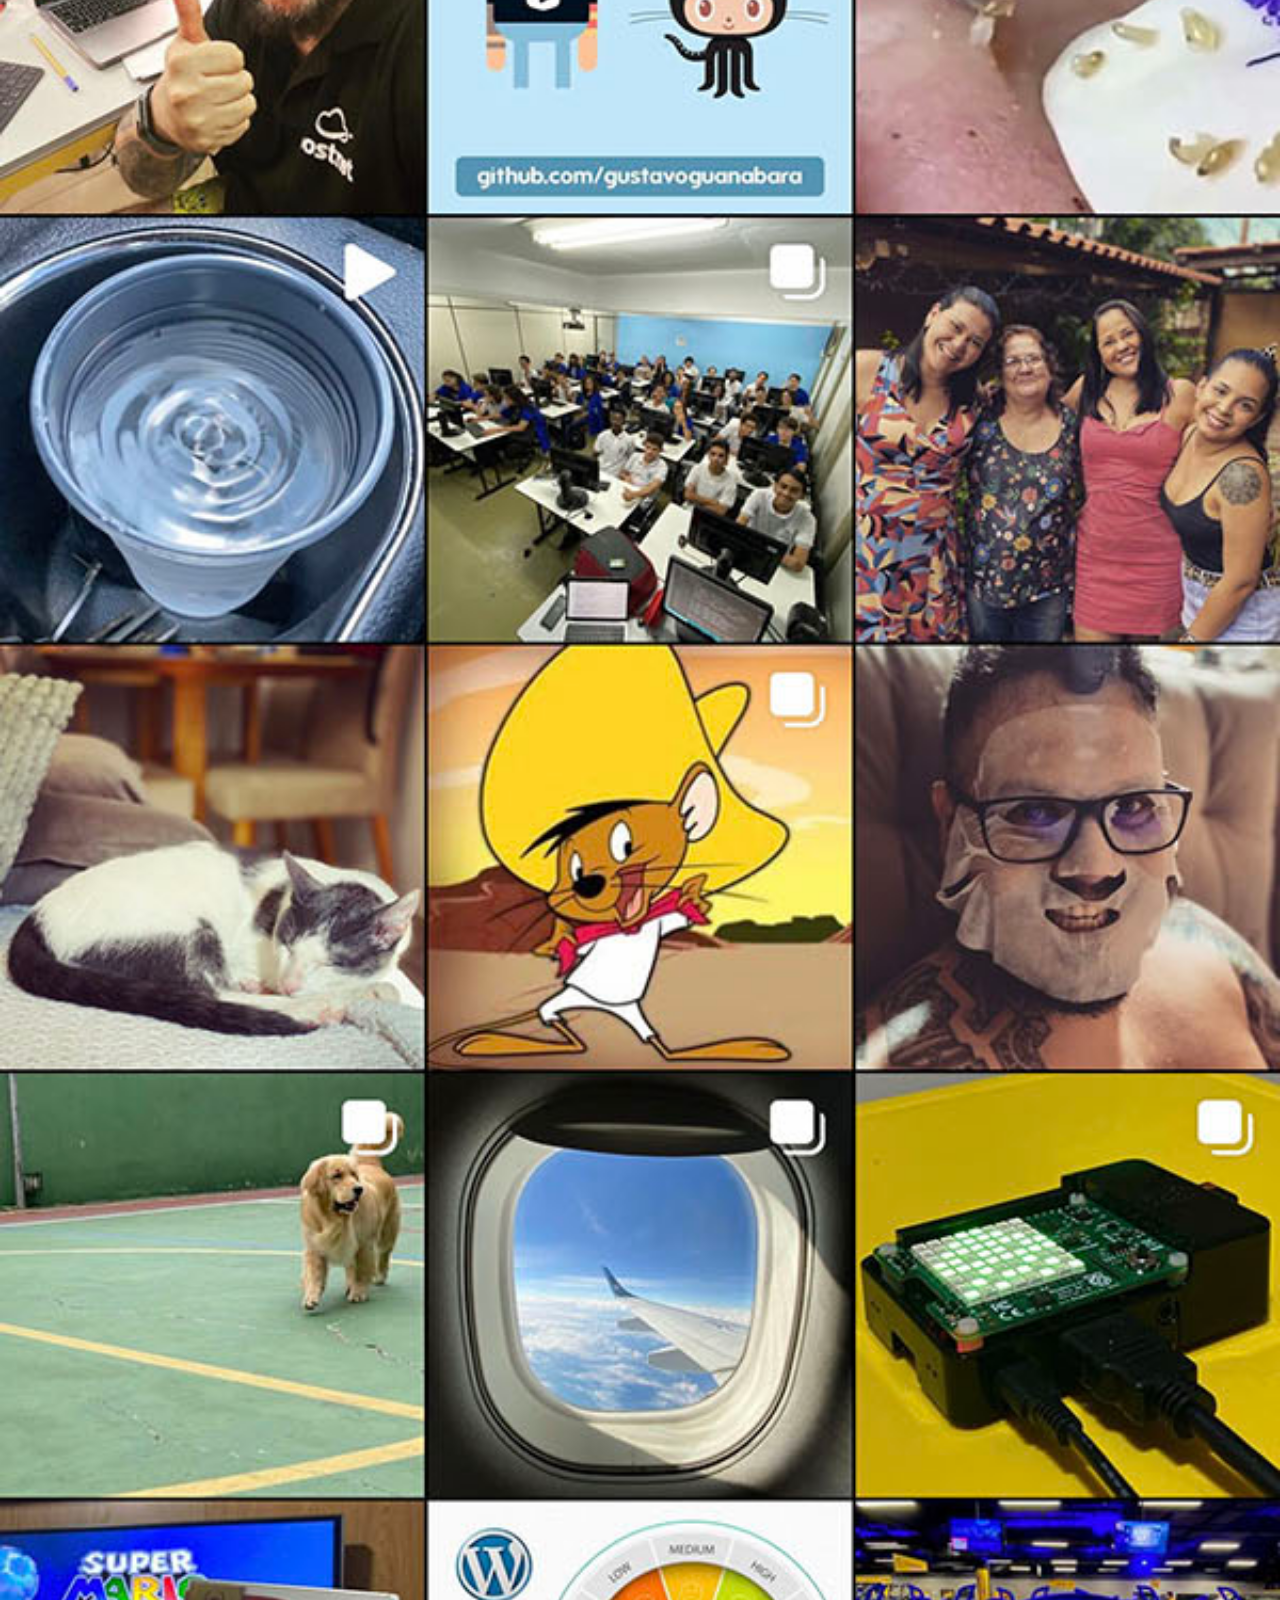
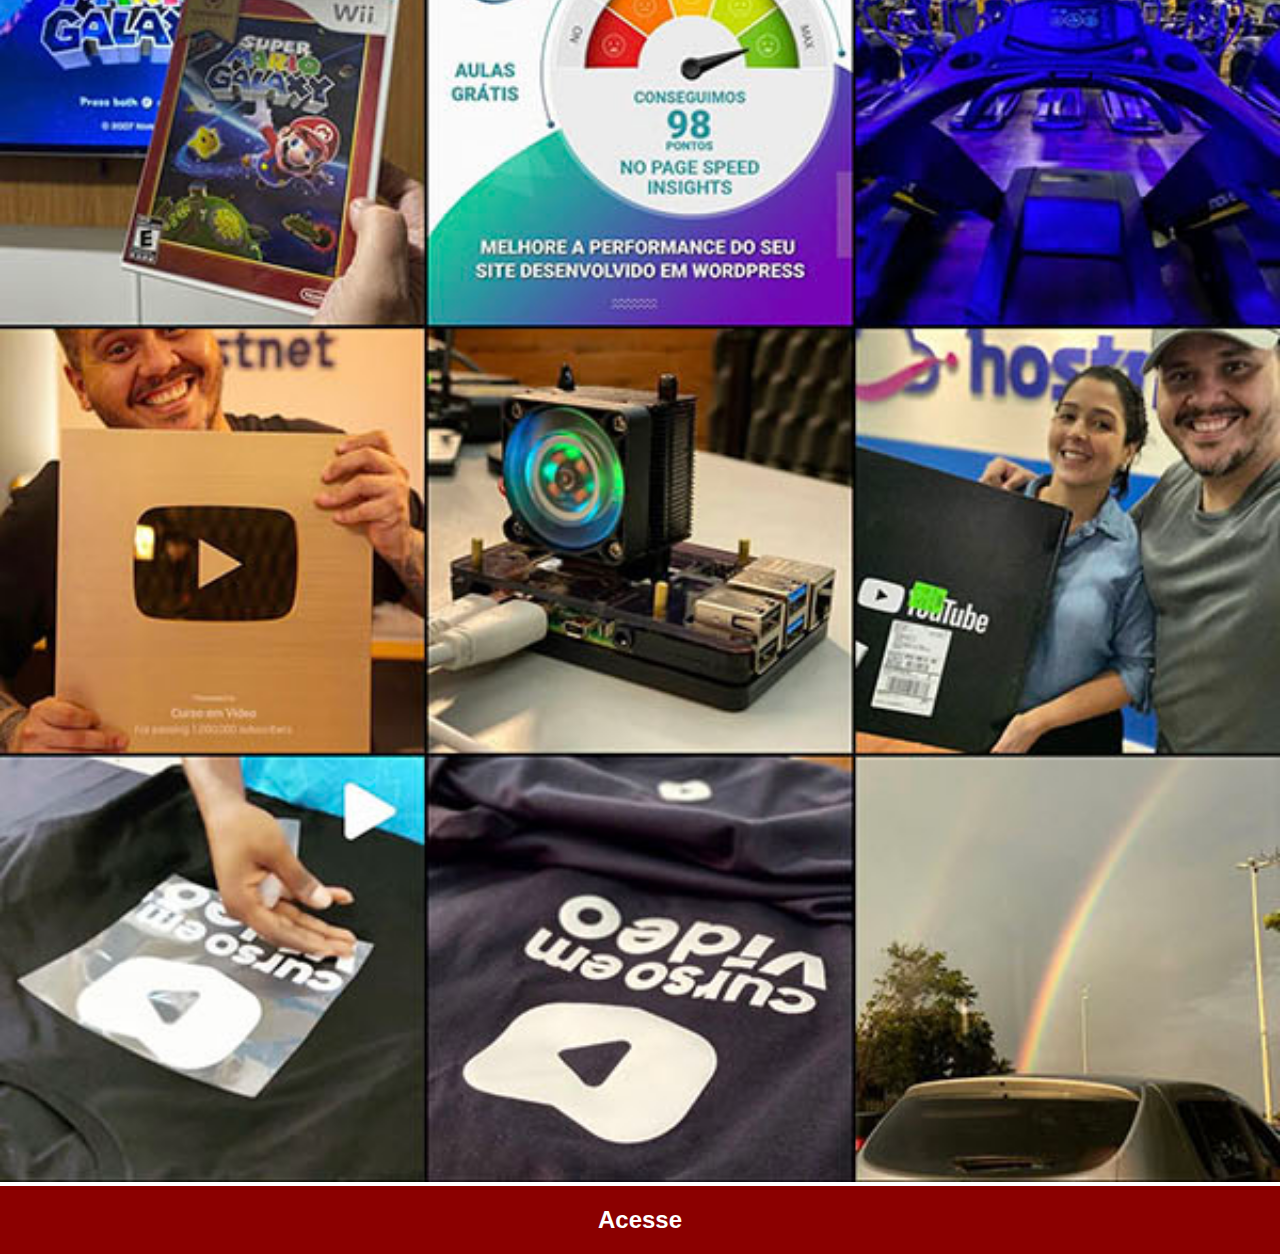
<file: Instagram.html>
<!DOCTYPE html>
<html lang="en">
<head>
    <meta charset="UTF-8">
    <meta name="viewport" content="width=device-width, initial-scale=1.0">
    <title>Instagran</title>
    <link rel="stylesheet" href="style/social.css">
</head>
<body>
    <img src="imagens/tela-instagram.jpg" alt="Instagram">
    <a href="https://www.instagram.com/gustavoguanabara/" target="_blank">Acesse</a>
    
</body>
</html>
</file>
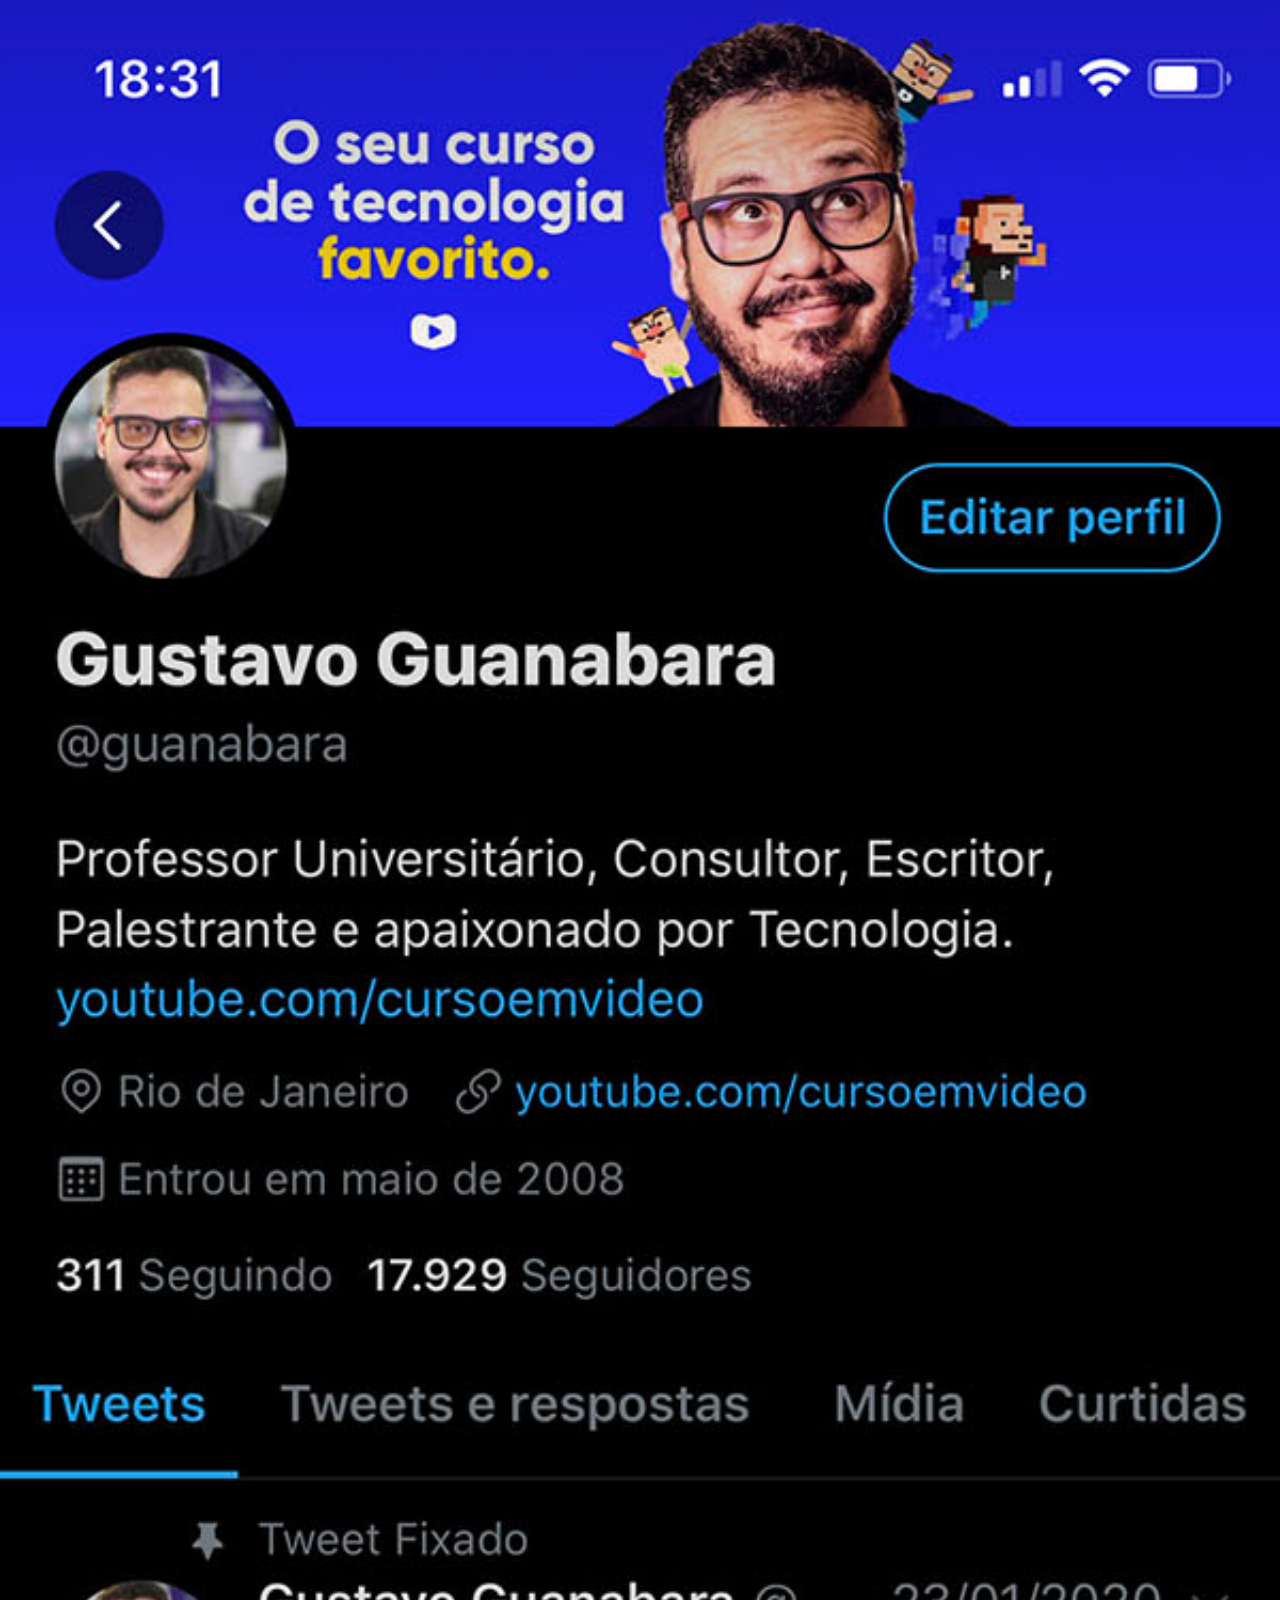
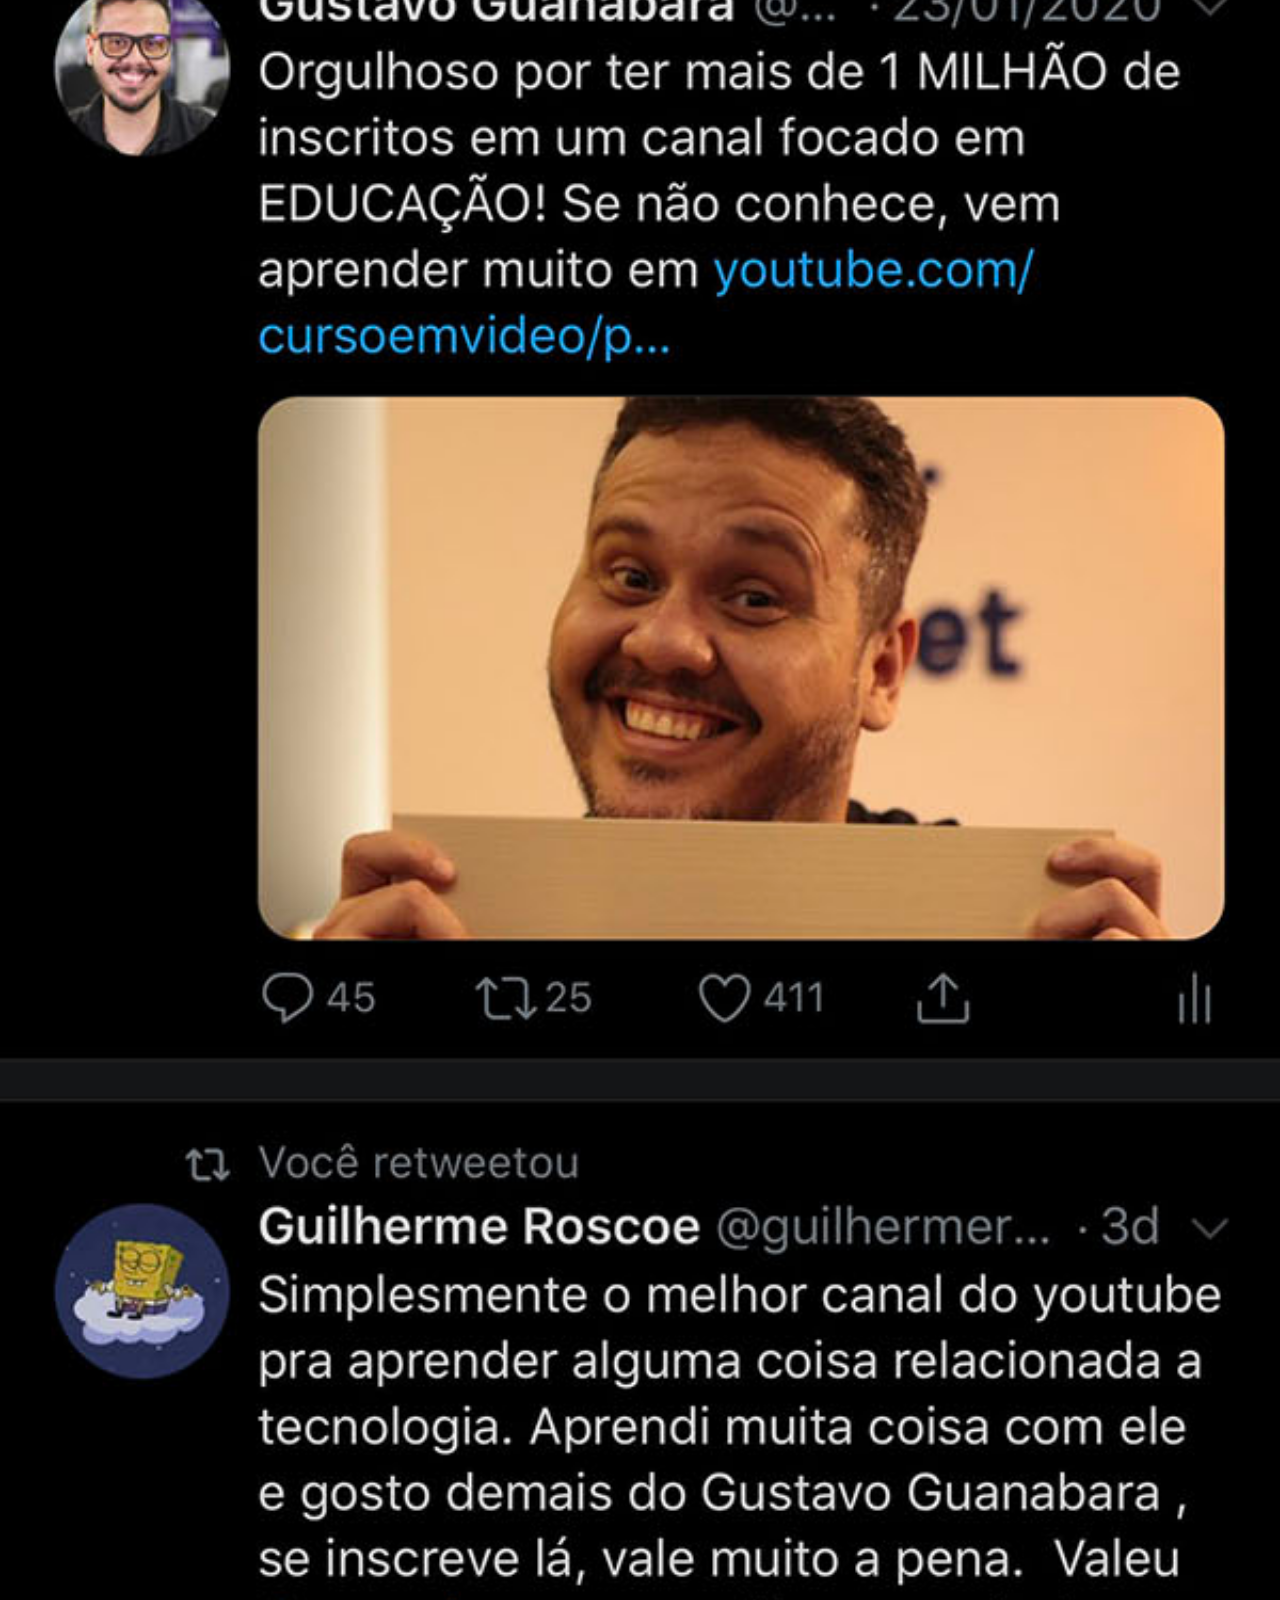
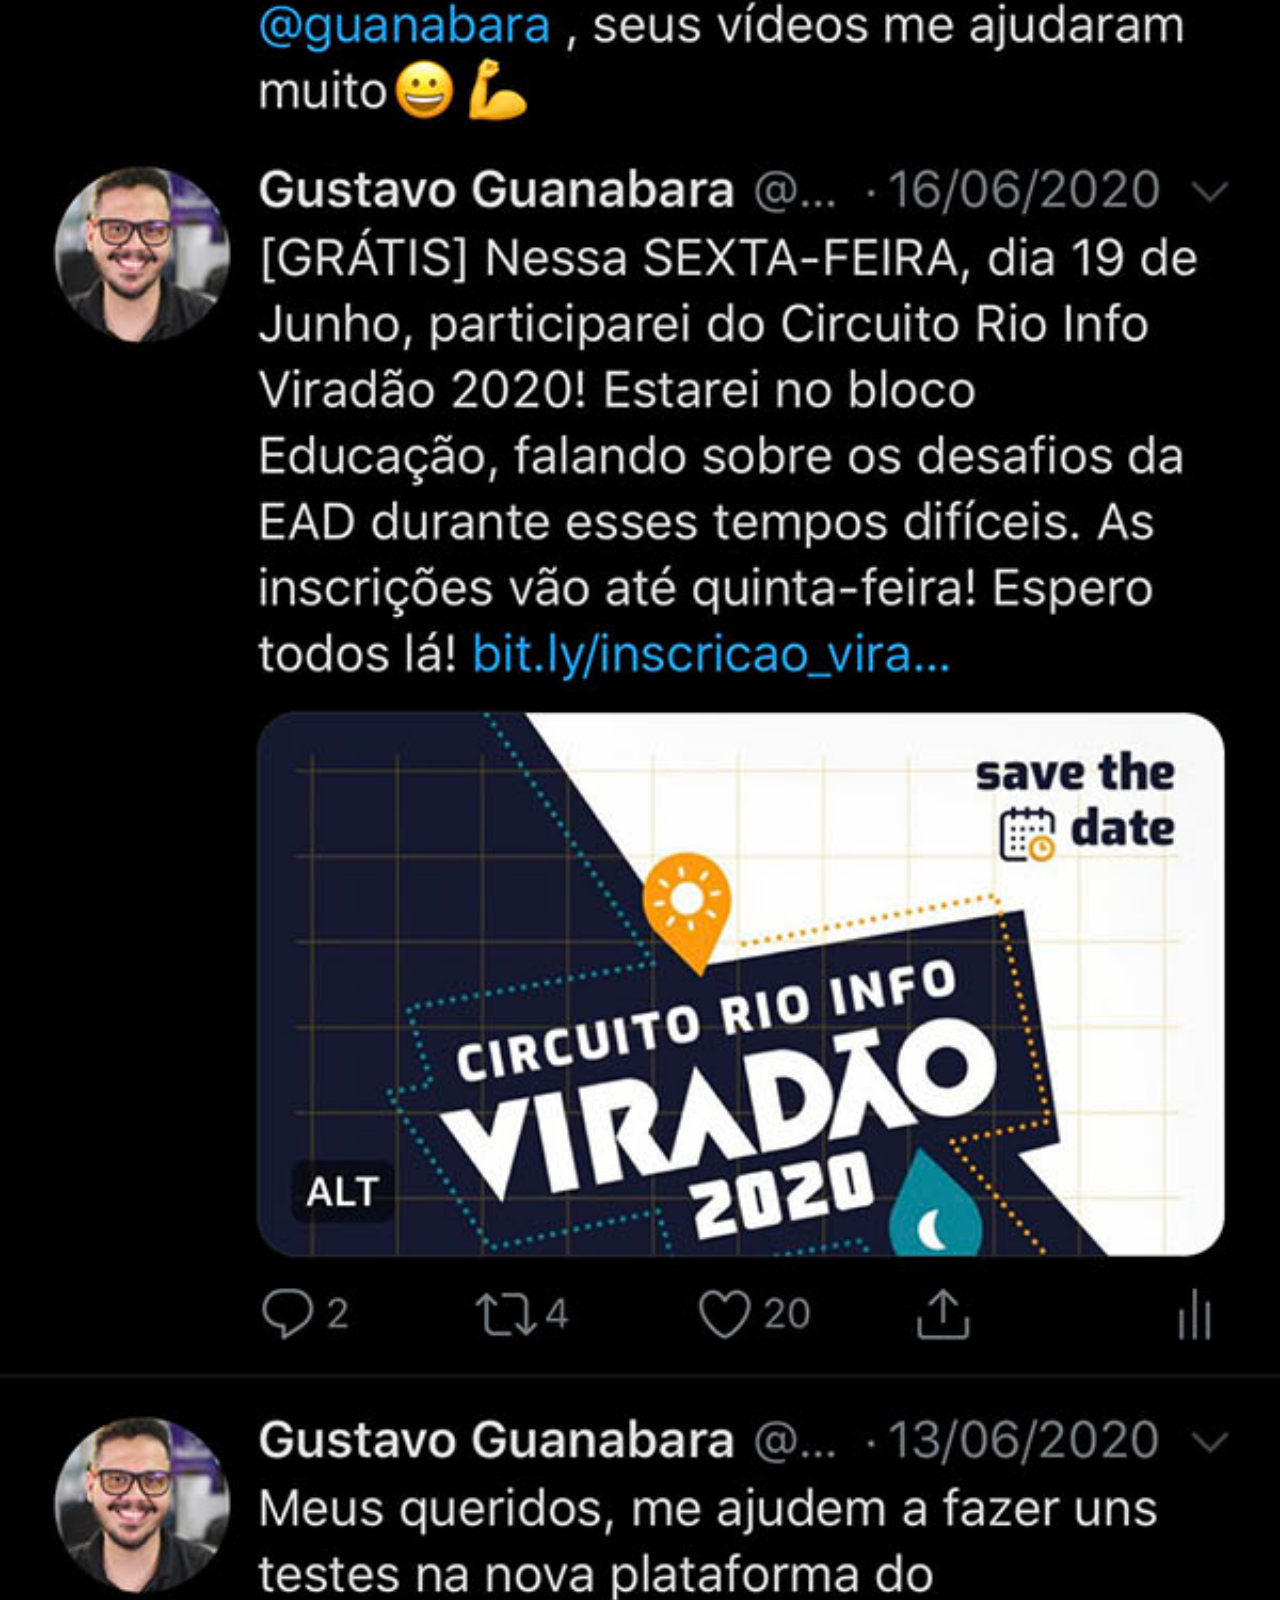
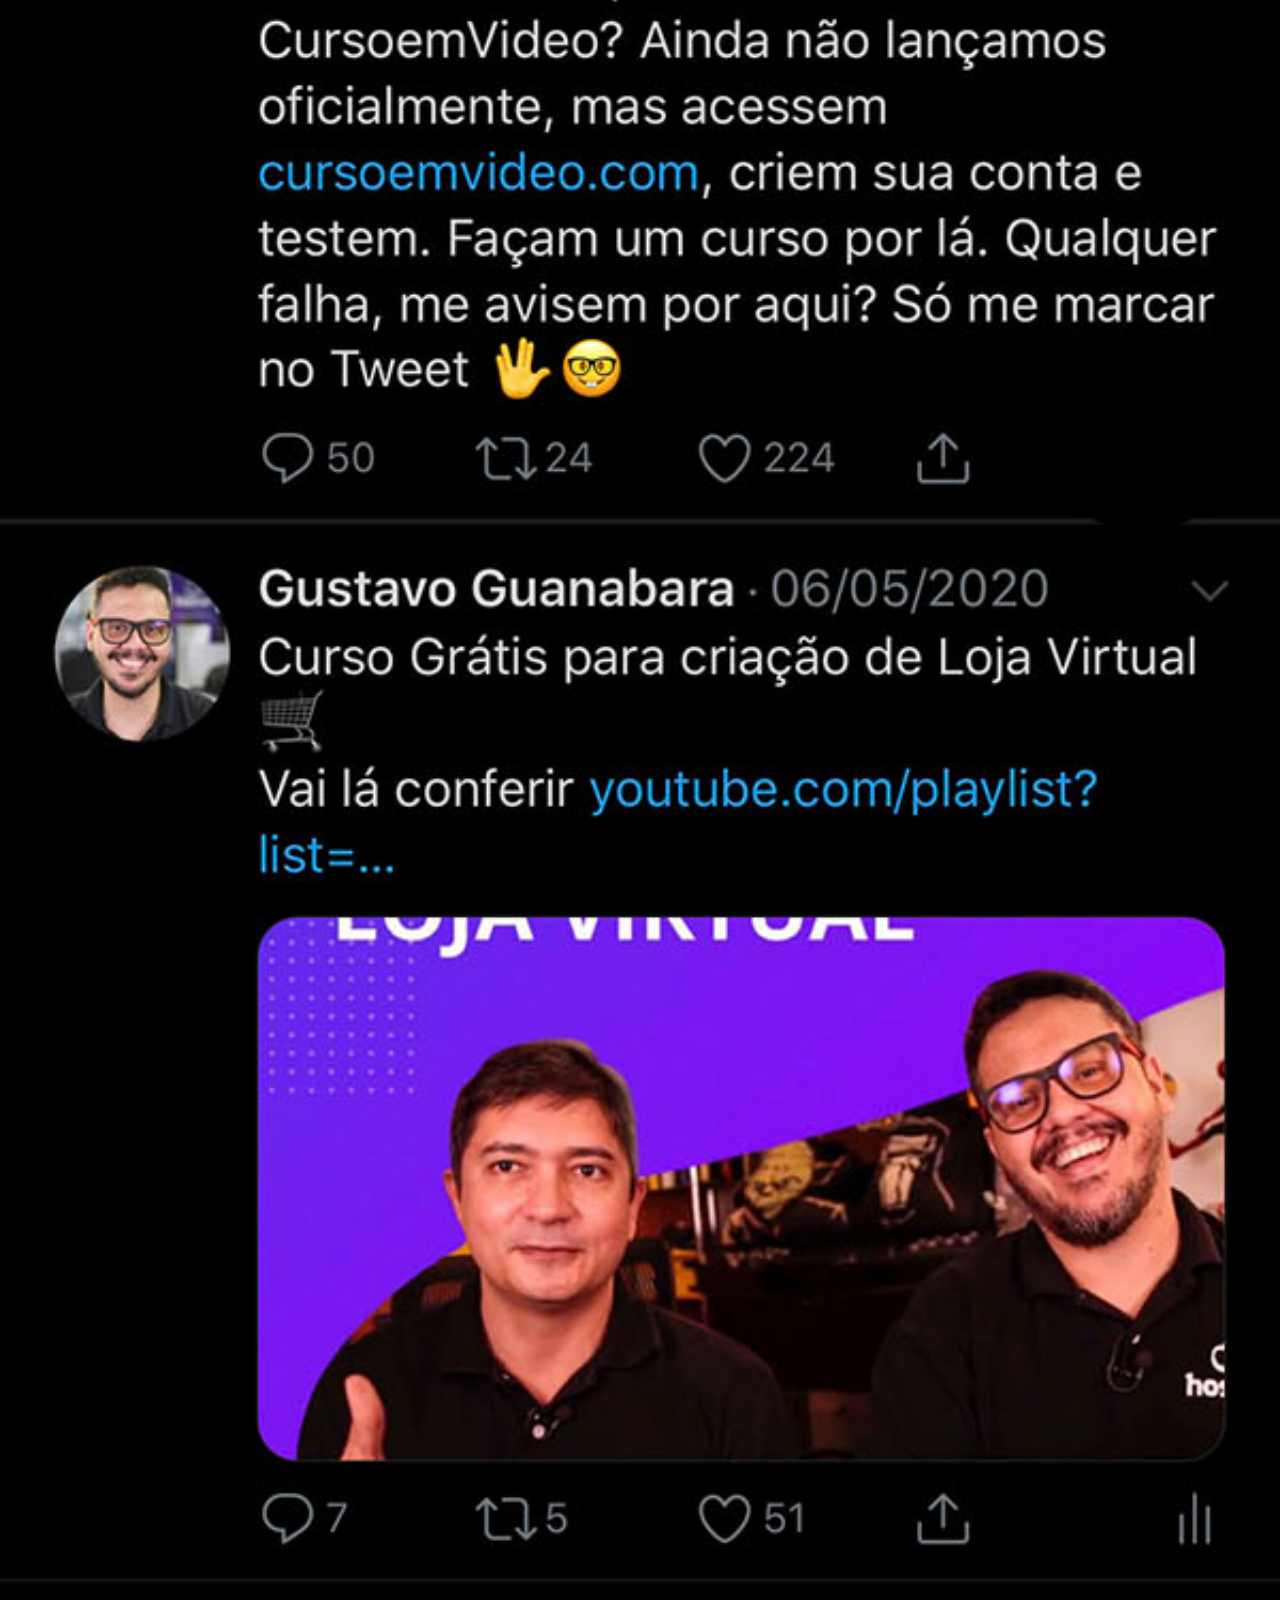
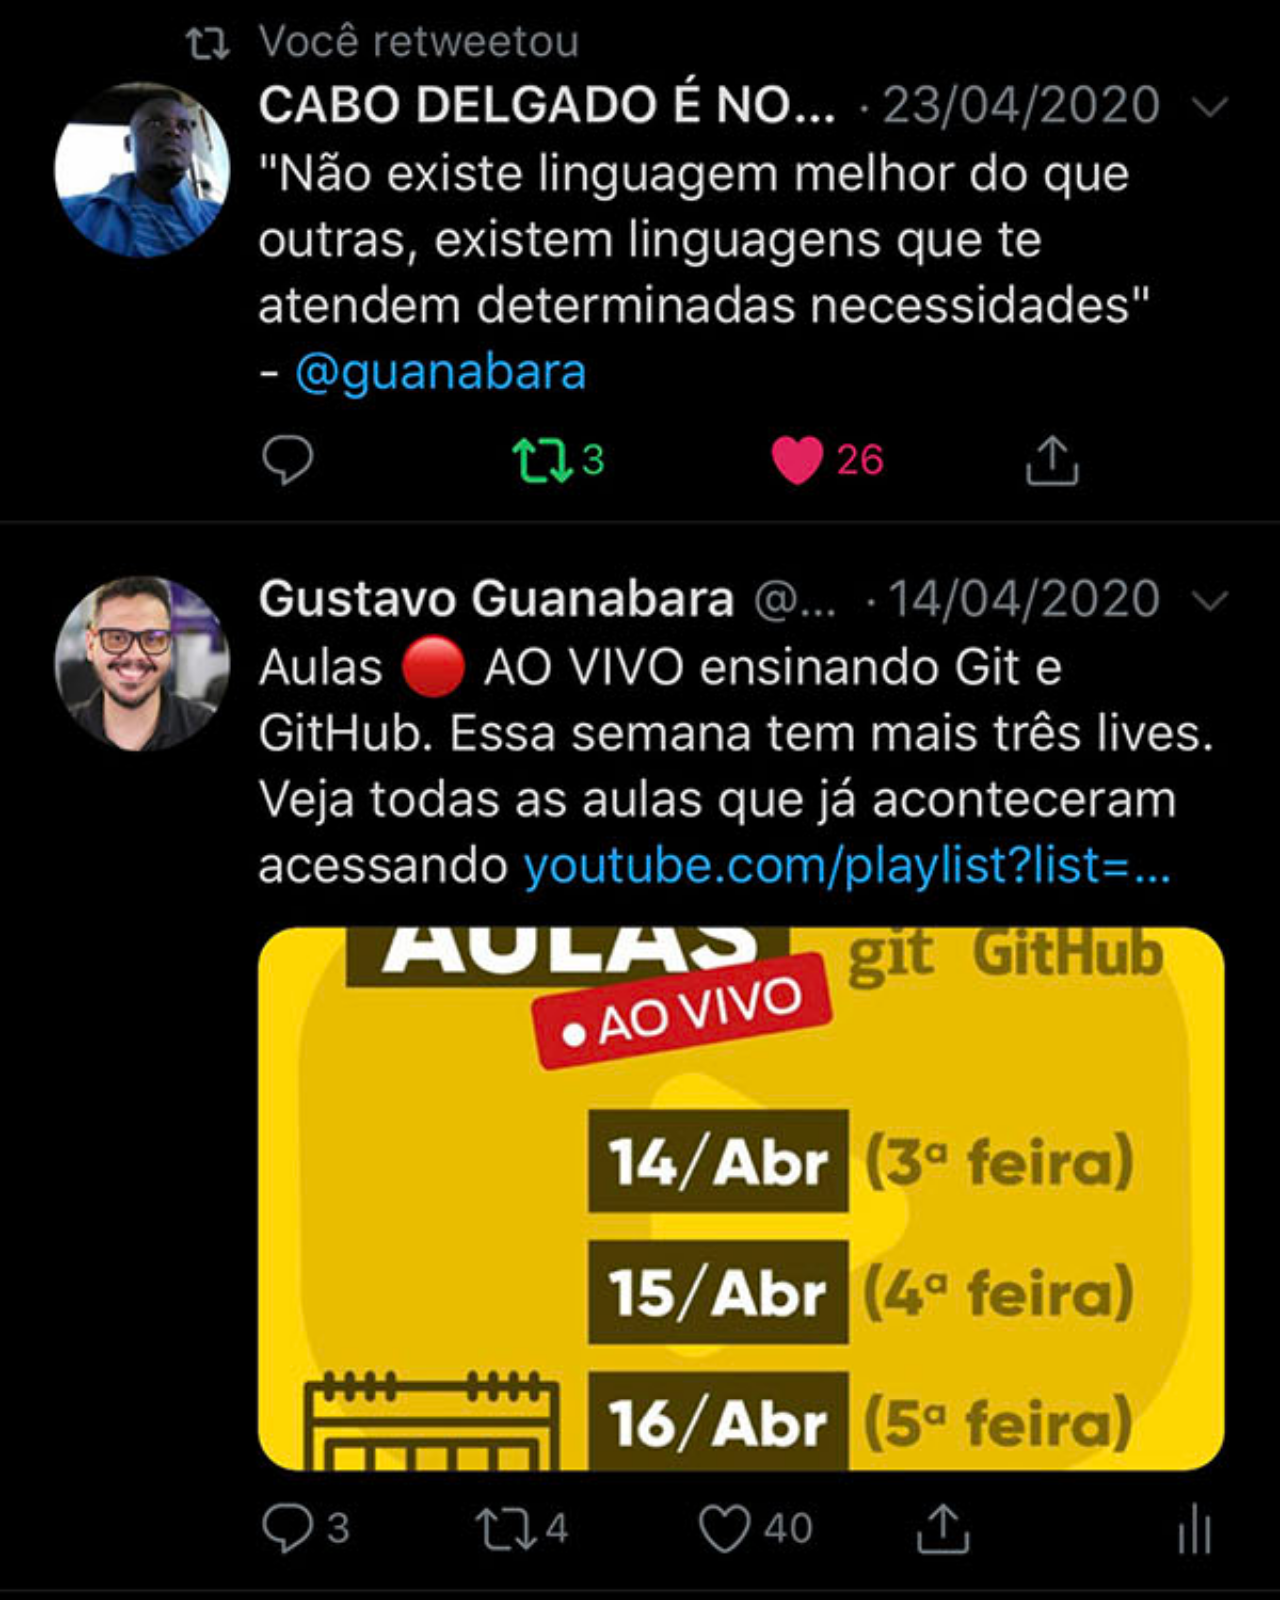
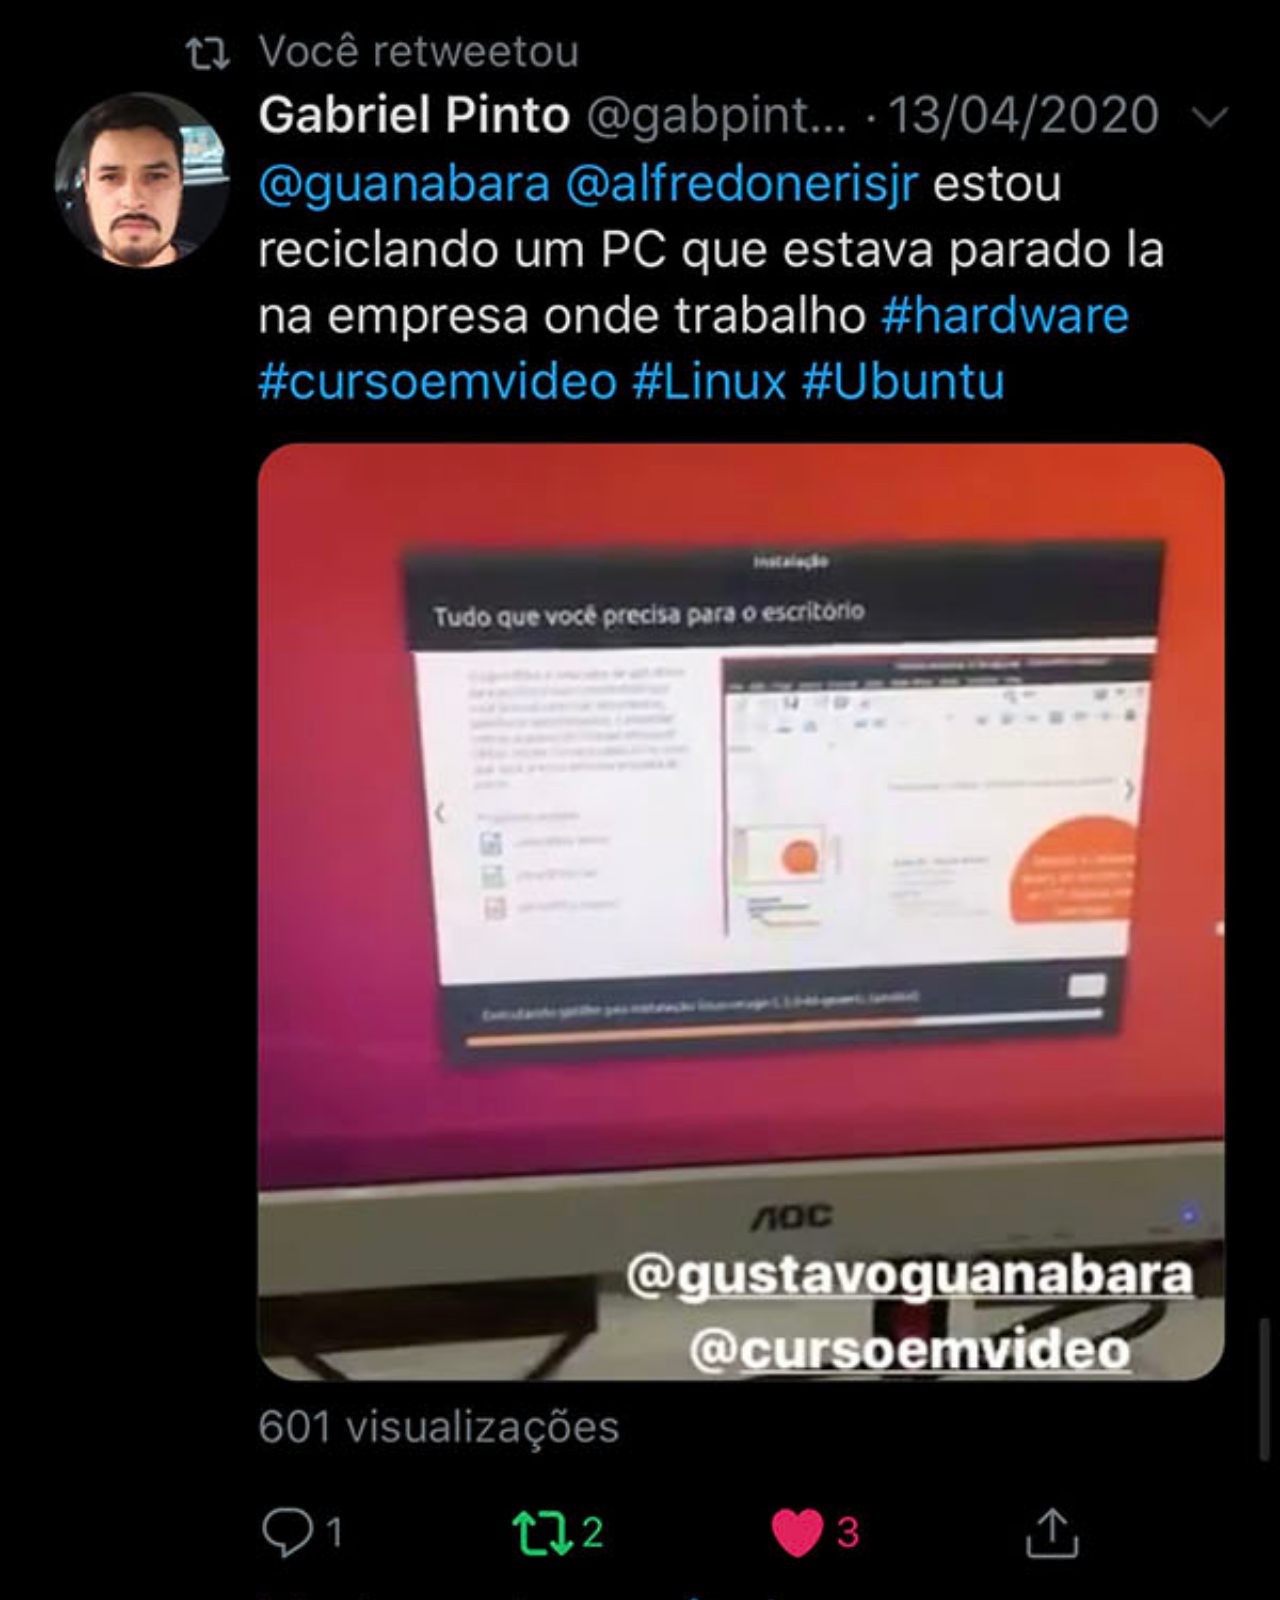
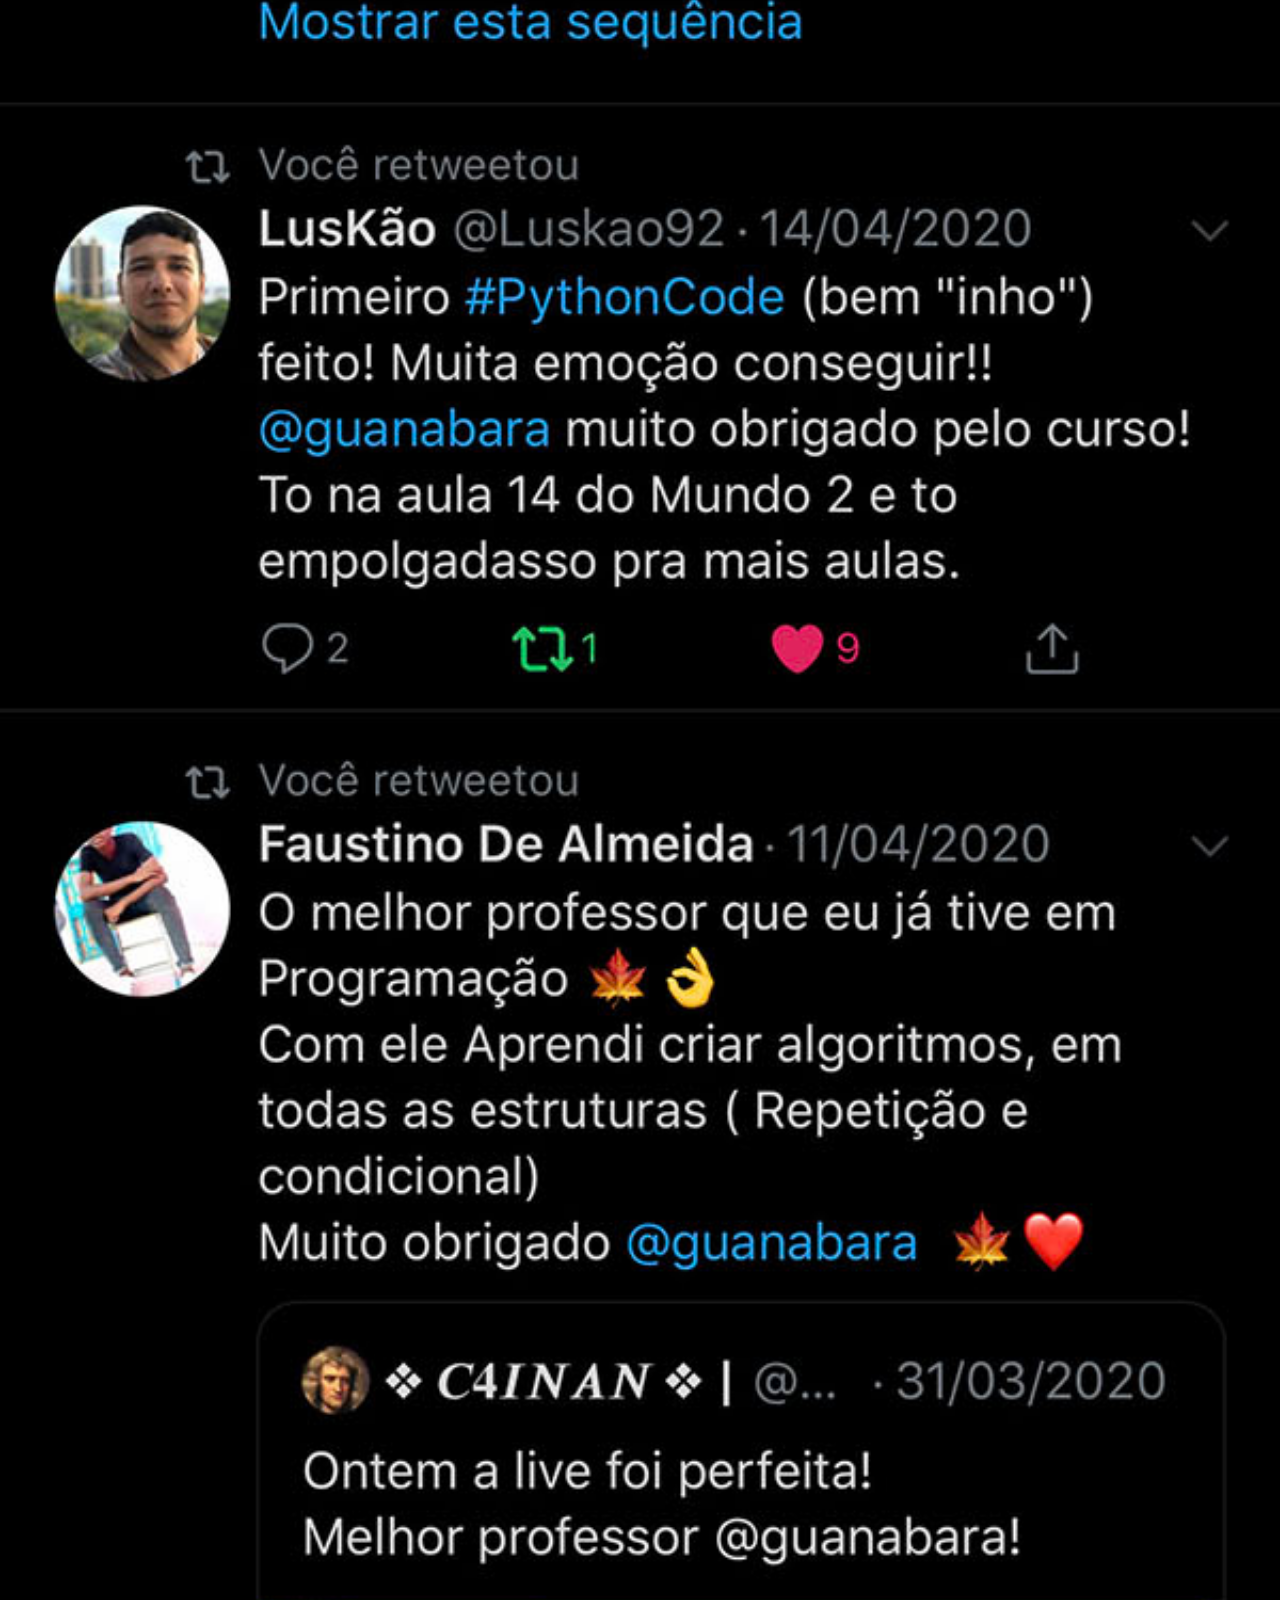
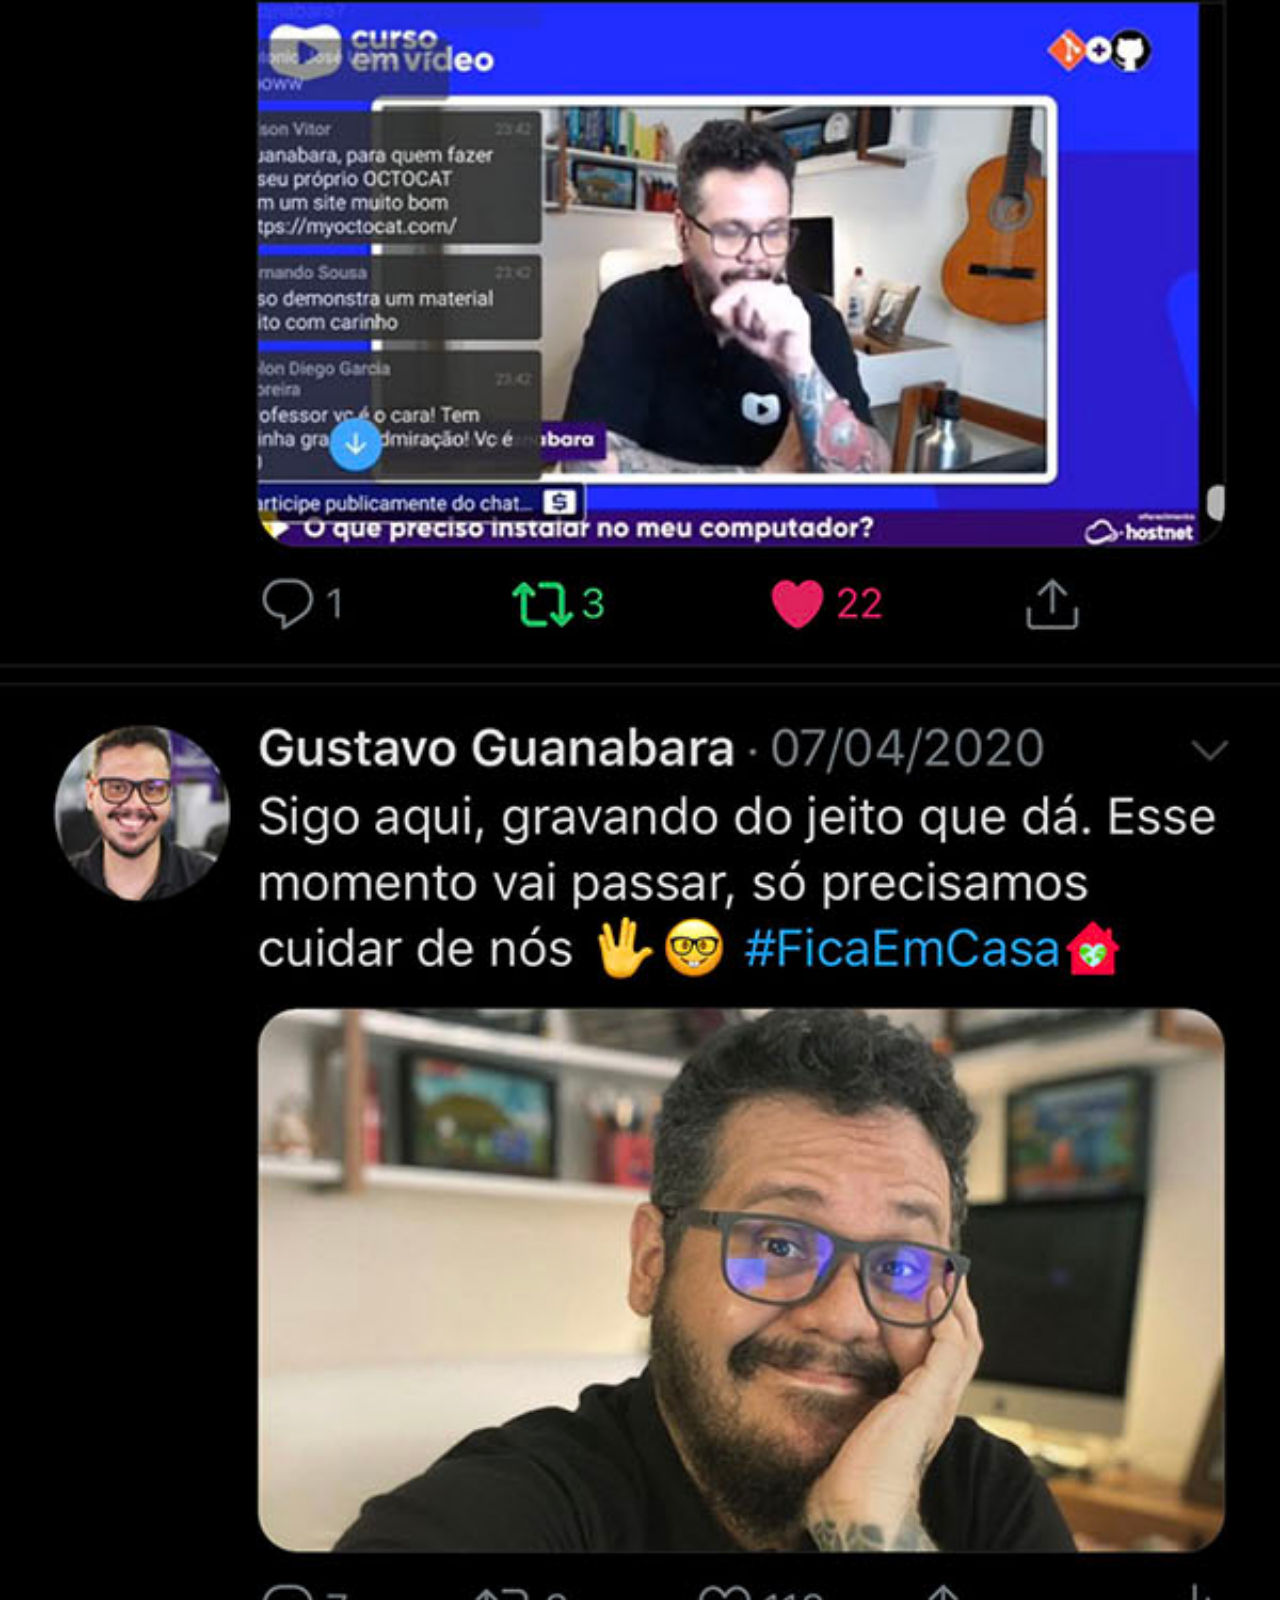
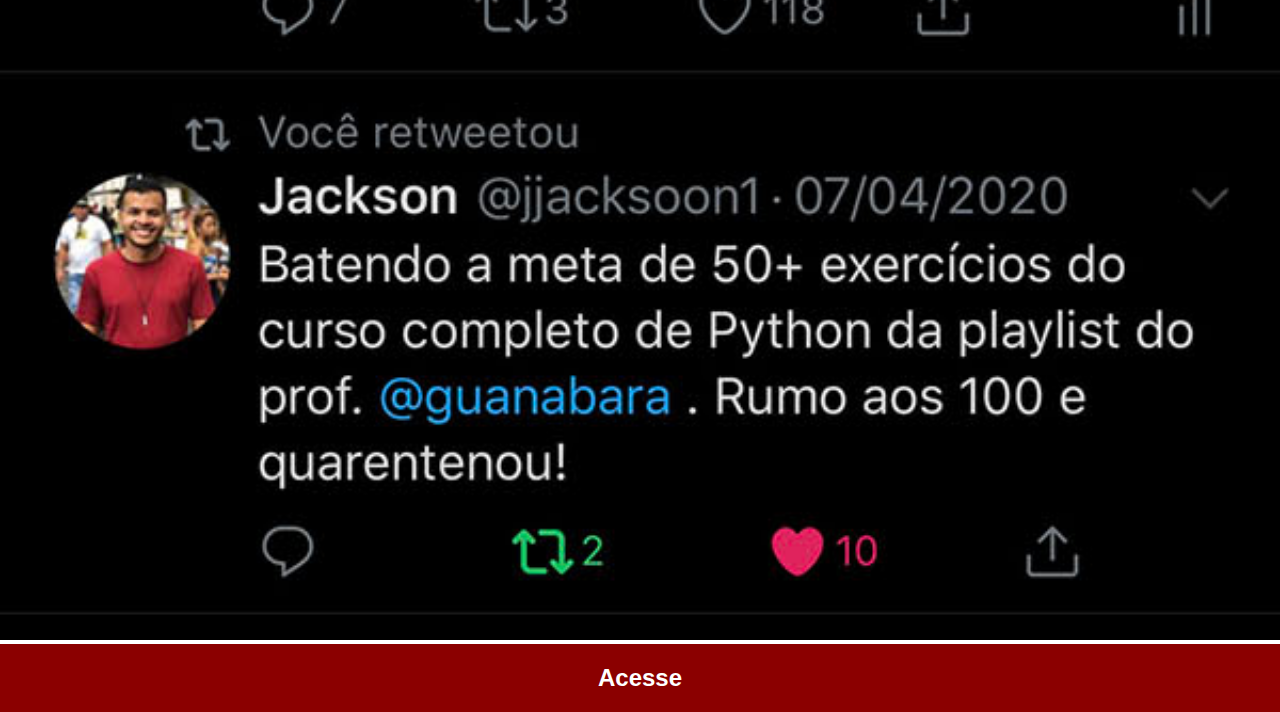
<file: twitter.html>
<!DOCTYPE html>
<html lang="en">
<head>
    <meta charset="UTF-8">
    <meta name="viewport" content="width=device-width, initial-scale=1.0">
    <title>Twitter</title>
    <link rel="stylesheet" href="style/social.css">
</head>
<body>
    <img src="imagens/tela-twitter.jpg" alt="X">
    <a href="#">Acesse</a>
    
</body>
</html>
</file>
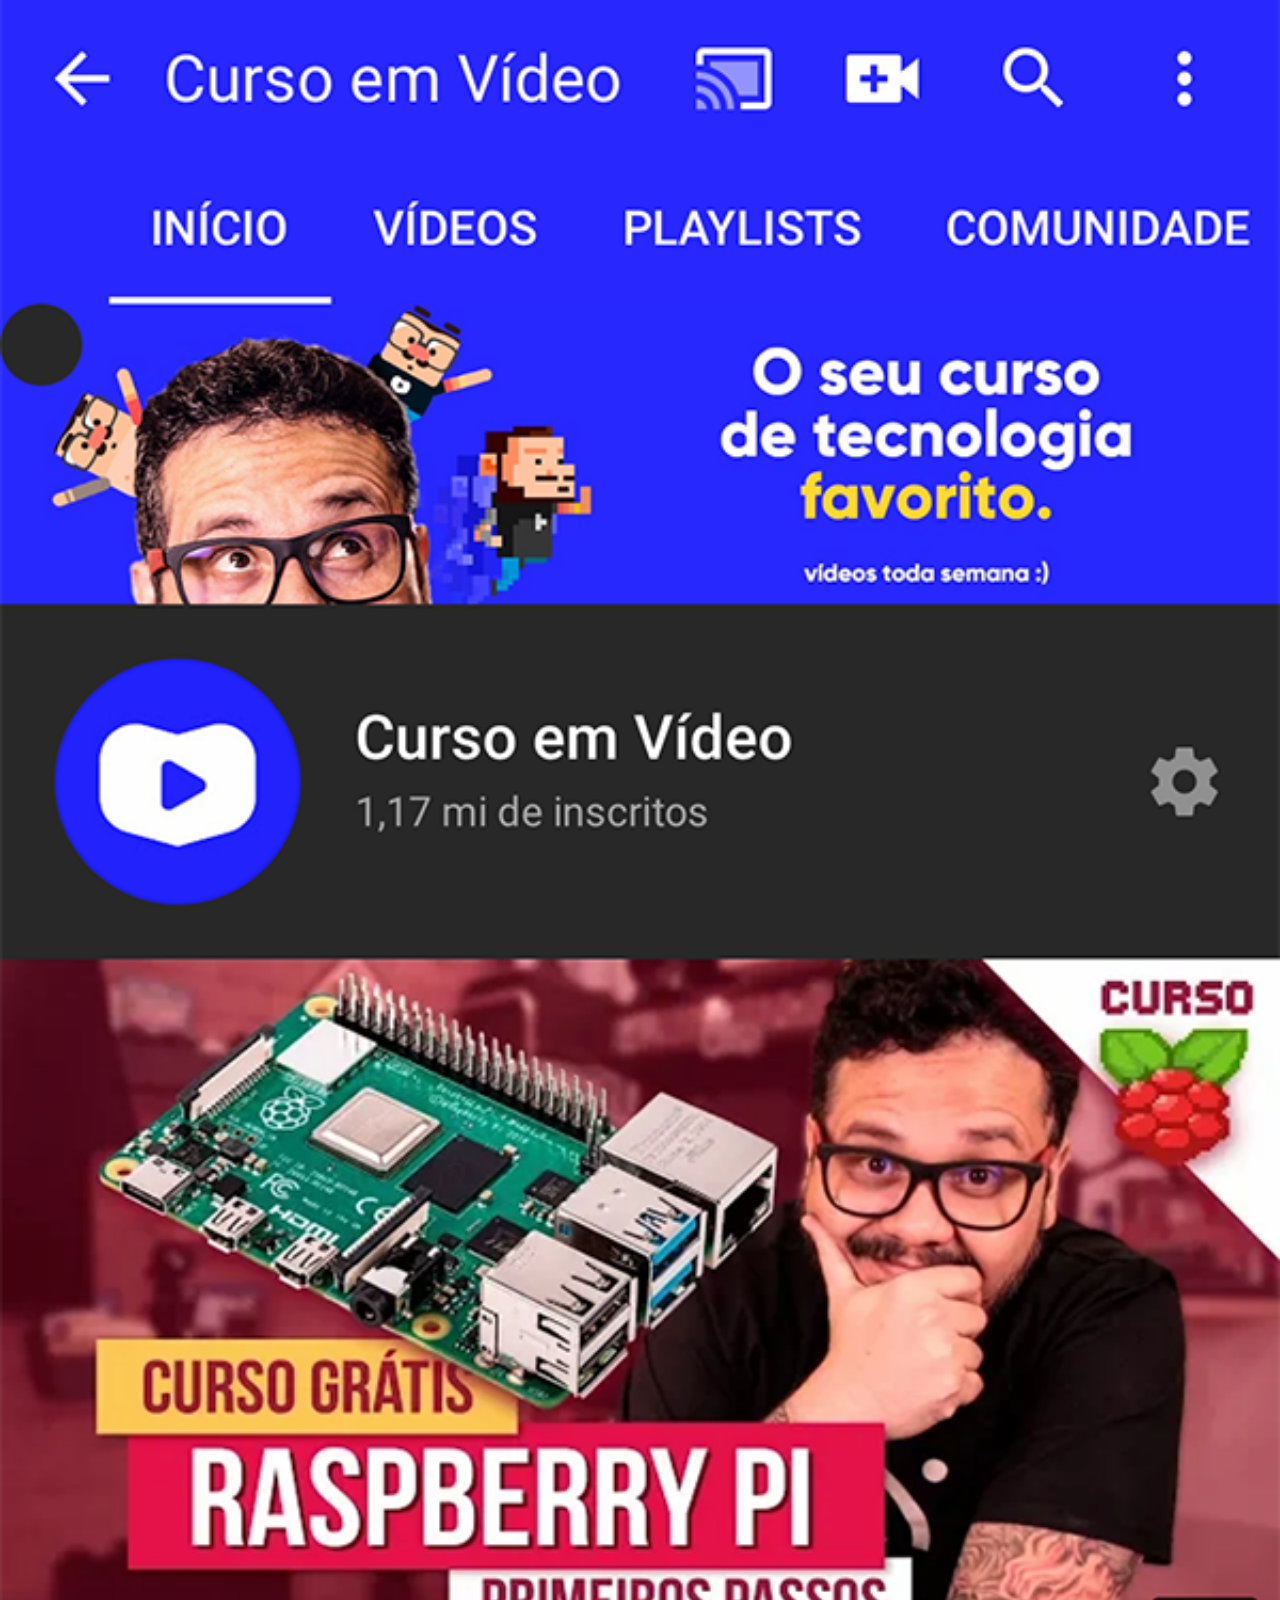
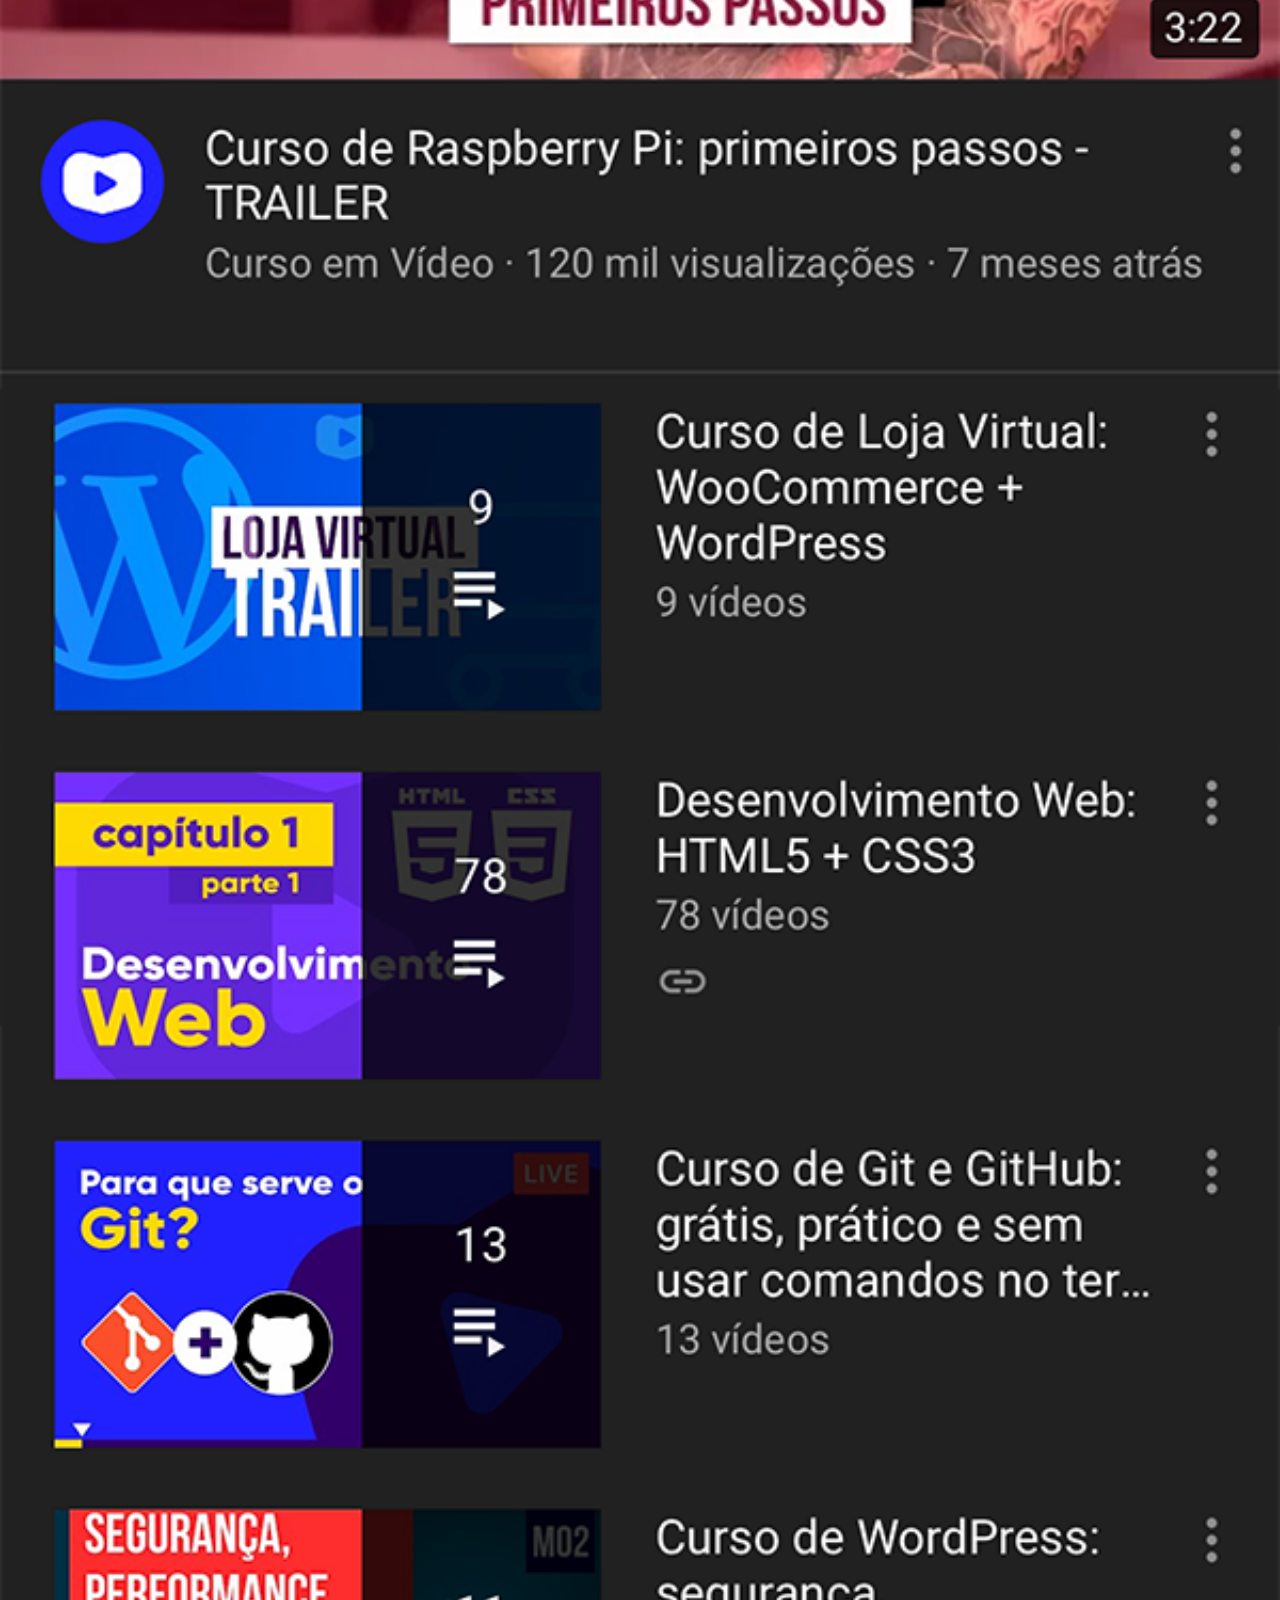
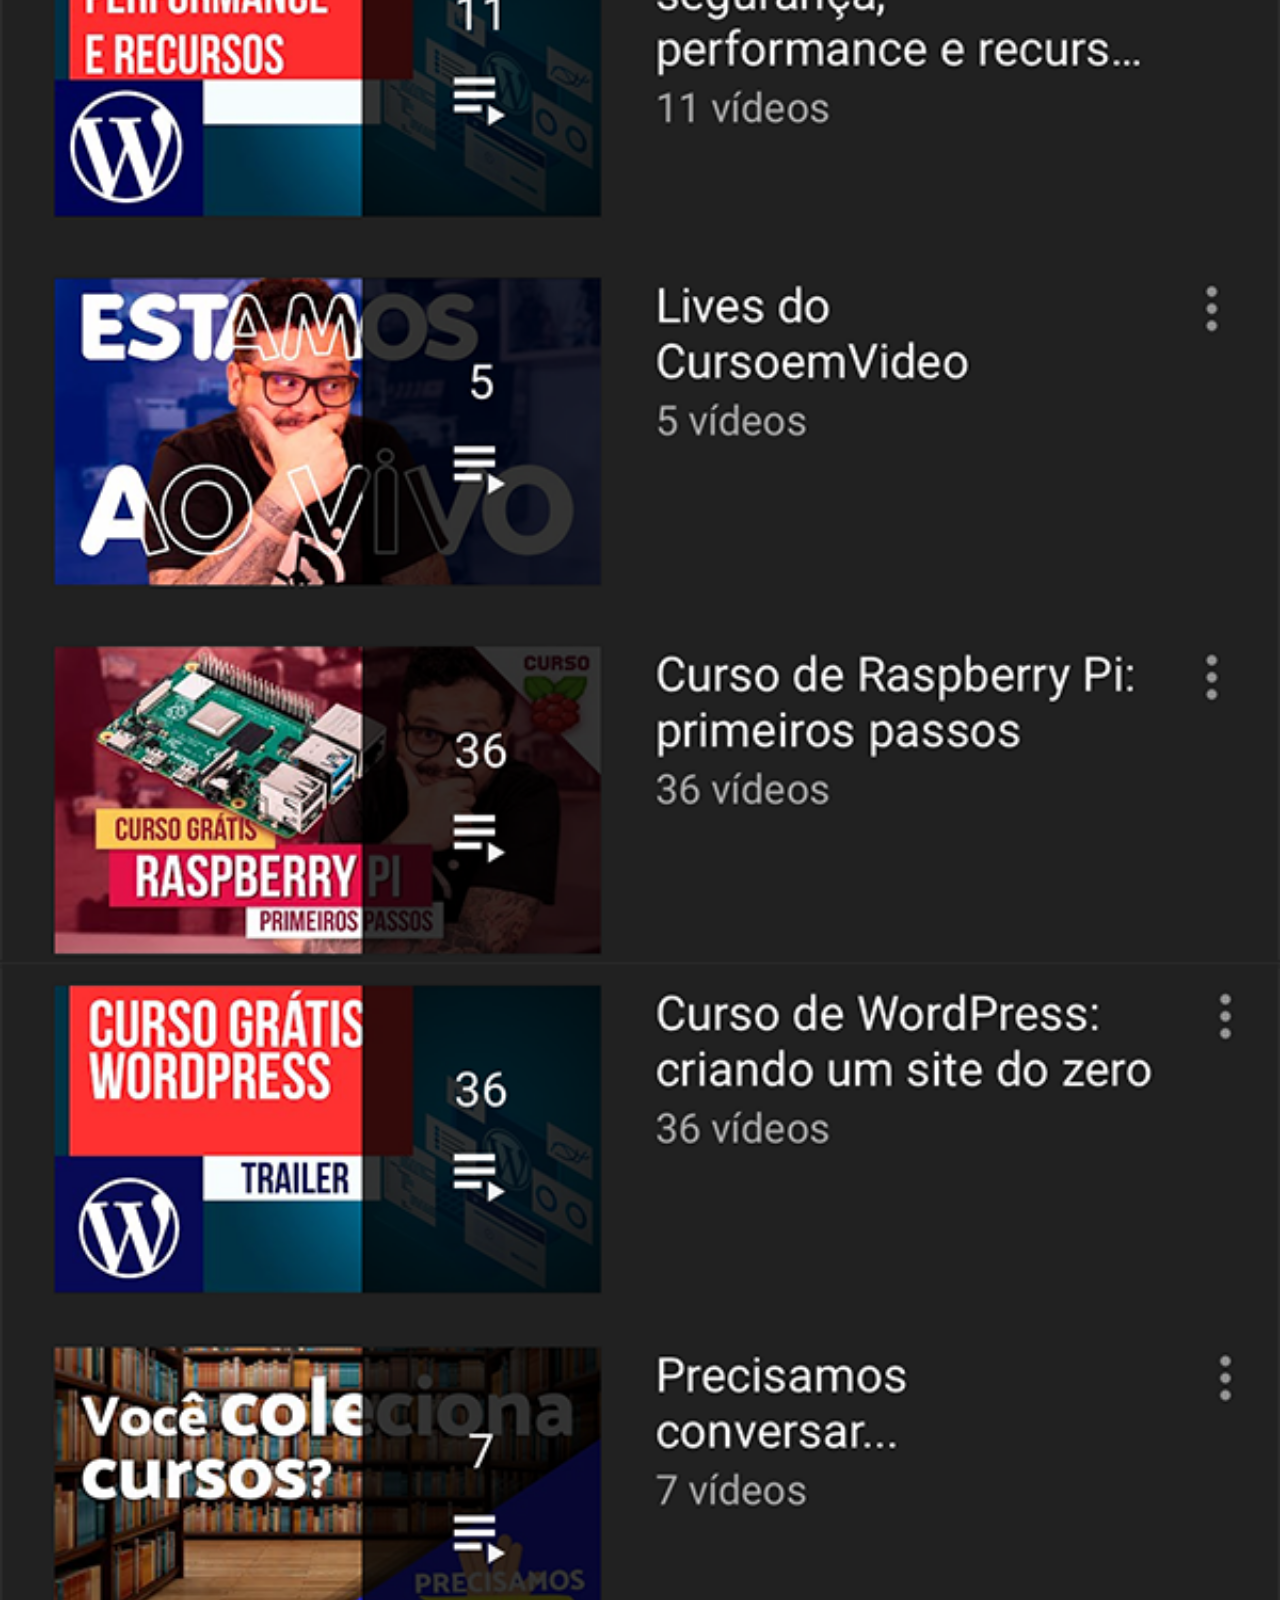
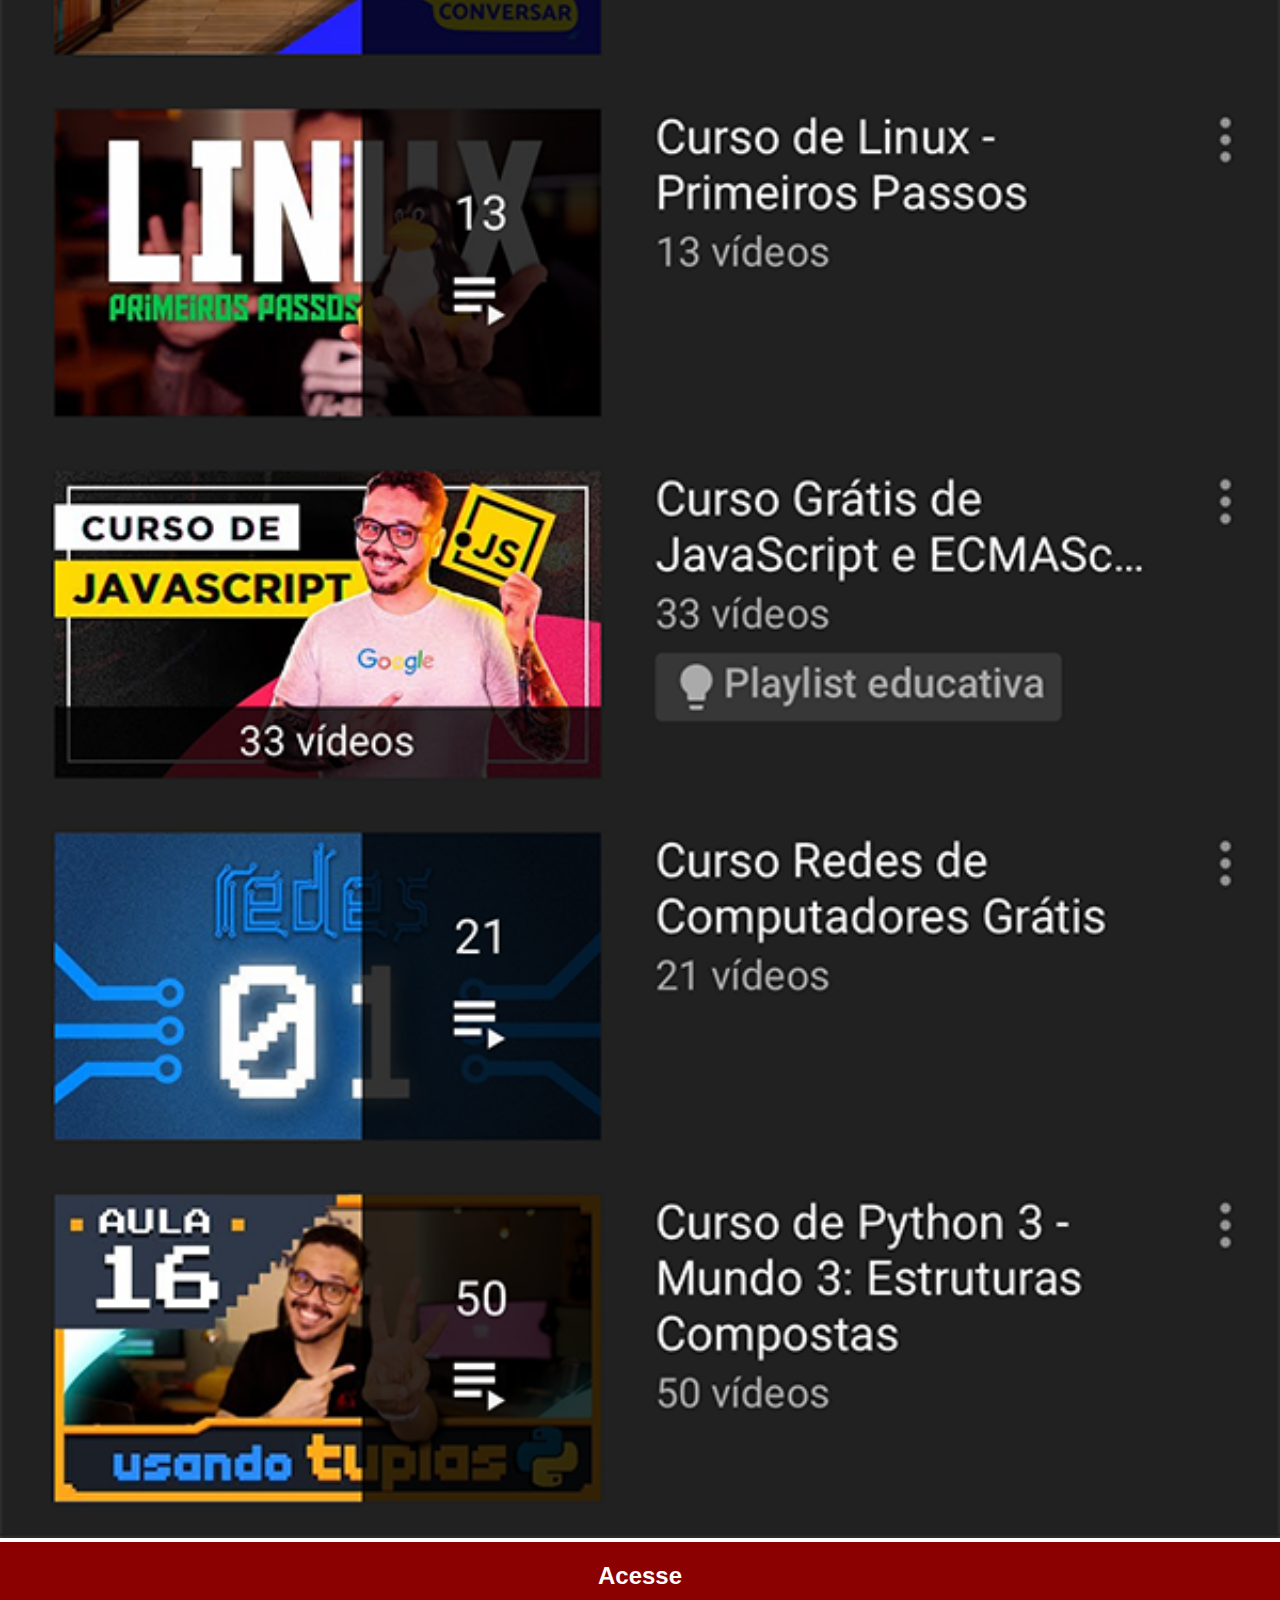
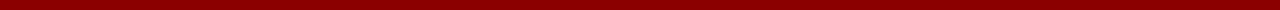
<file: youtube.html>
<!DOCTYPE html>
<html lang="en">
<head>
    <meta charset="UTF-8">
    <meta name="viewport" content="width=device-width, initial-scale=1.0">
    <title>Youtube</title>
    <link rel="stylesheet" href="style/social.css">
</head>
<body>
    <img src="imagens/tela-youtube.png" alt="Tela do Youtube">
    <a href="https://www.youtube.com/cursoemvideo" target="_blank">Acesse</a>
</body>
</html>
</file>
<file: style/style.css>
@charset "UTF-8";

* {
    margin: 0px;
    padding: 0px;
    font-family: Arial, Helvetica, sans-serif;
}

html, body {
    height: 100vh;
    width: 100vw;
    background-color: black;
}

body {
    background: url(../imagens/fundo-madeira.jpg) no-repeat top center;
    background-size:cover;
    background-attachment: fixed;
}

main {
    position: relative;
    height: 100vh;
}

section#phone {
    position: absolute;
    top: 50%;
    left: 50%;
    transform: translate(-50%, -50%);

    height: 627px;
    width: 311px;
    background: url('../imagens/frame-iphone.png') no-repeat;
}

iframe#tela {
    position: relative;
    top: 80px;
    left: 22px;
    width: 266px;
    height: 471px;
}

section#social-medias img {
    width: 50px;
    margin: 10px;
    border-radius: 50%;
    box-shadow: 2px 2px 5px rgba(0, 0, 0, 0.404);
    box-sizing: border-box;
}

section#social-medias {
    text-align: right;
}

section#social-medias img:hover {
   border: 2px solid rgba(255, 255, 255, 0.589);
   transform: translate(-3px, -3px);
   box-shadow: 5px 5px 10px rgba(0, 0, 0, 0.521);
   transition: transform .3s, border 1s;
}
</file>
<file: style/social.css>
@charset "UTF-8";

        * {
            margin: 0px;
            padding: 0px;
            font-family: Arial, Helvetica, sans-serif;
        }

        ::-webkit-scrollbar {
            width: 0px;
            height: 0px;
        }

        img {
            width: 100vw;

        }

        a {
            display: block;
            background-color: darkred;
            padding: 20px;
            text-align: center;
            font-weight: bolder;
            text-decoration: none;
            color: white;
            font-size: 1.5em;
        }

        a:hover {
            font-size: 1.7em;
            text-shadow: 1px 1px 3px rgba(255, 255, 255, 0.527);
            background-color: red;
        }
</file>
